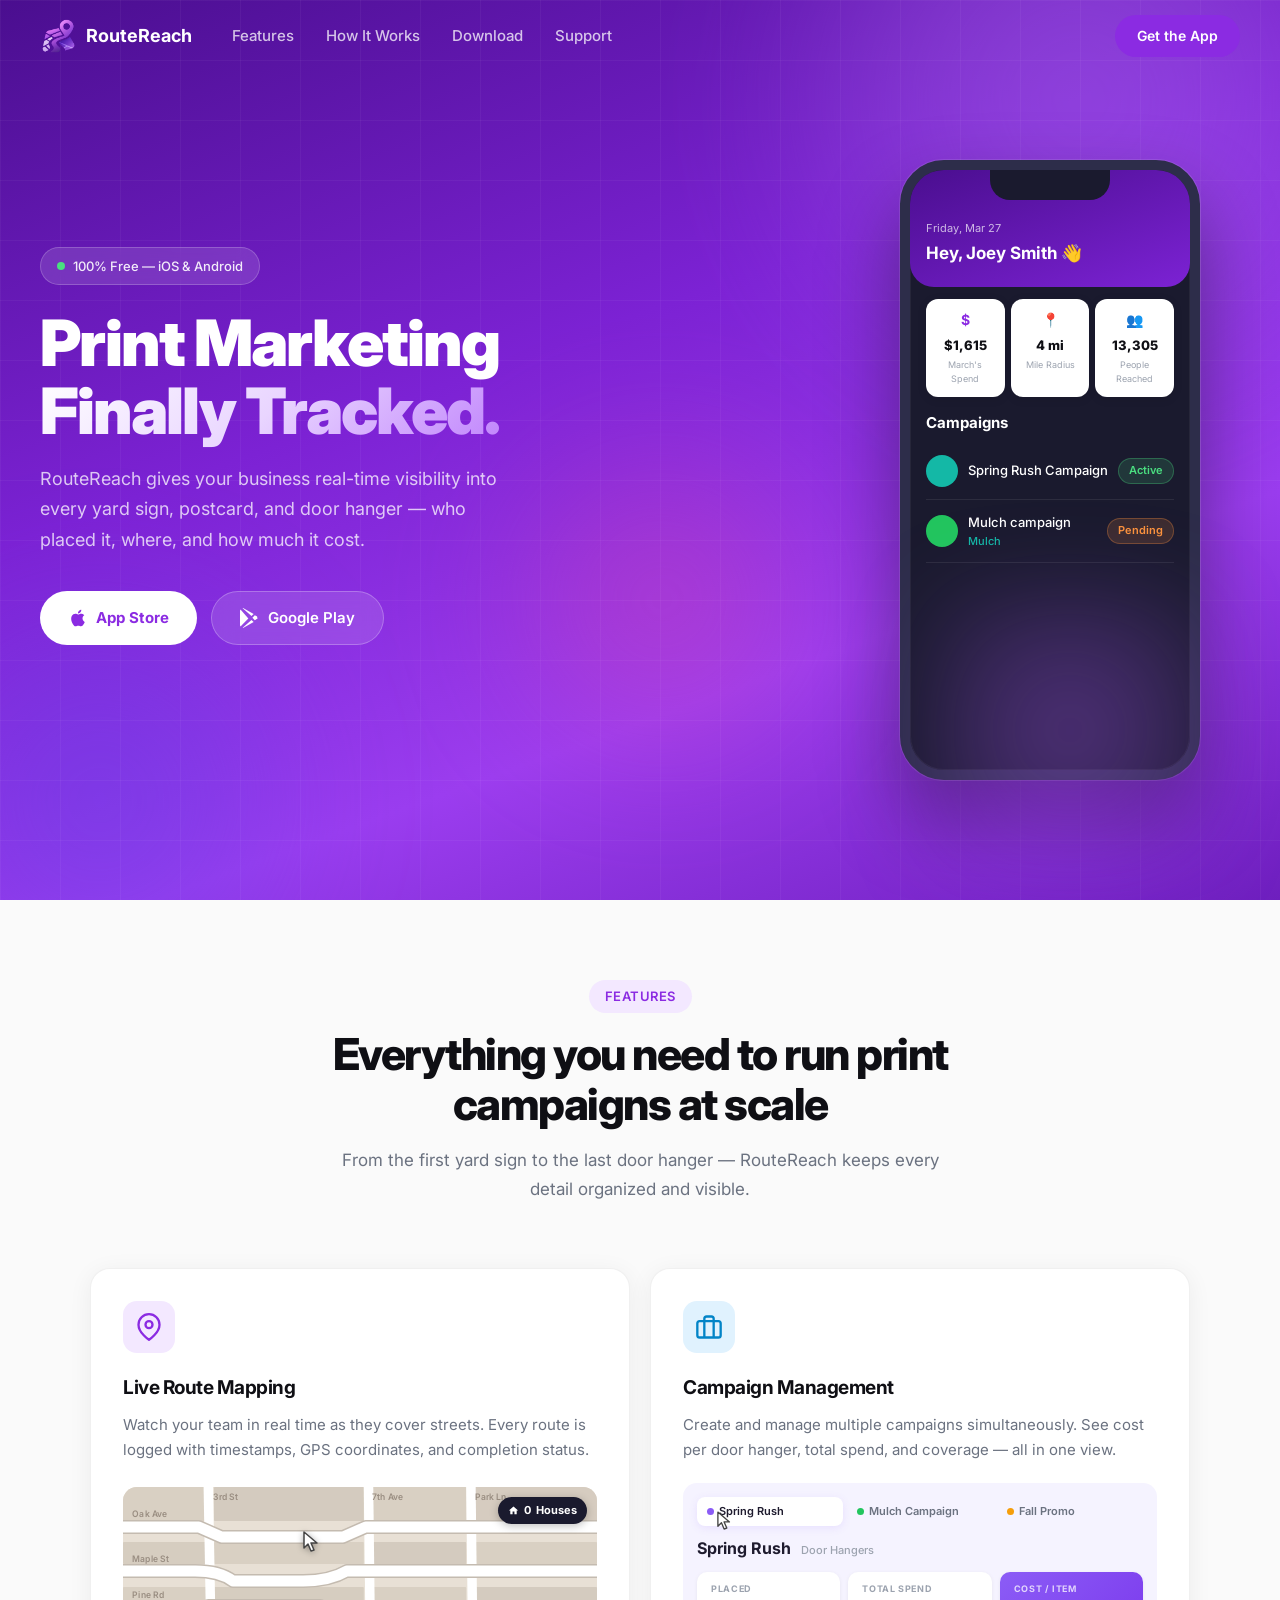
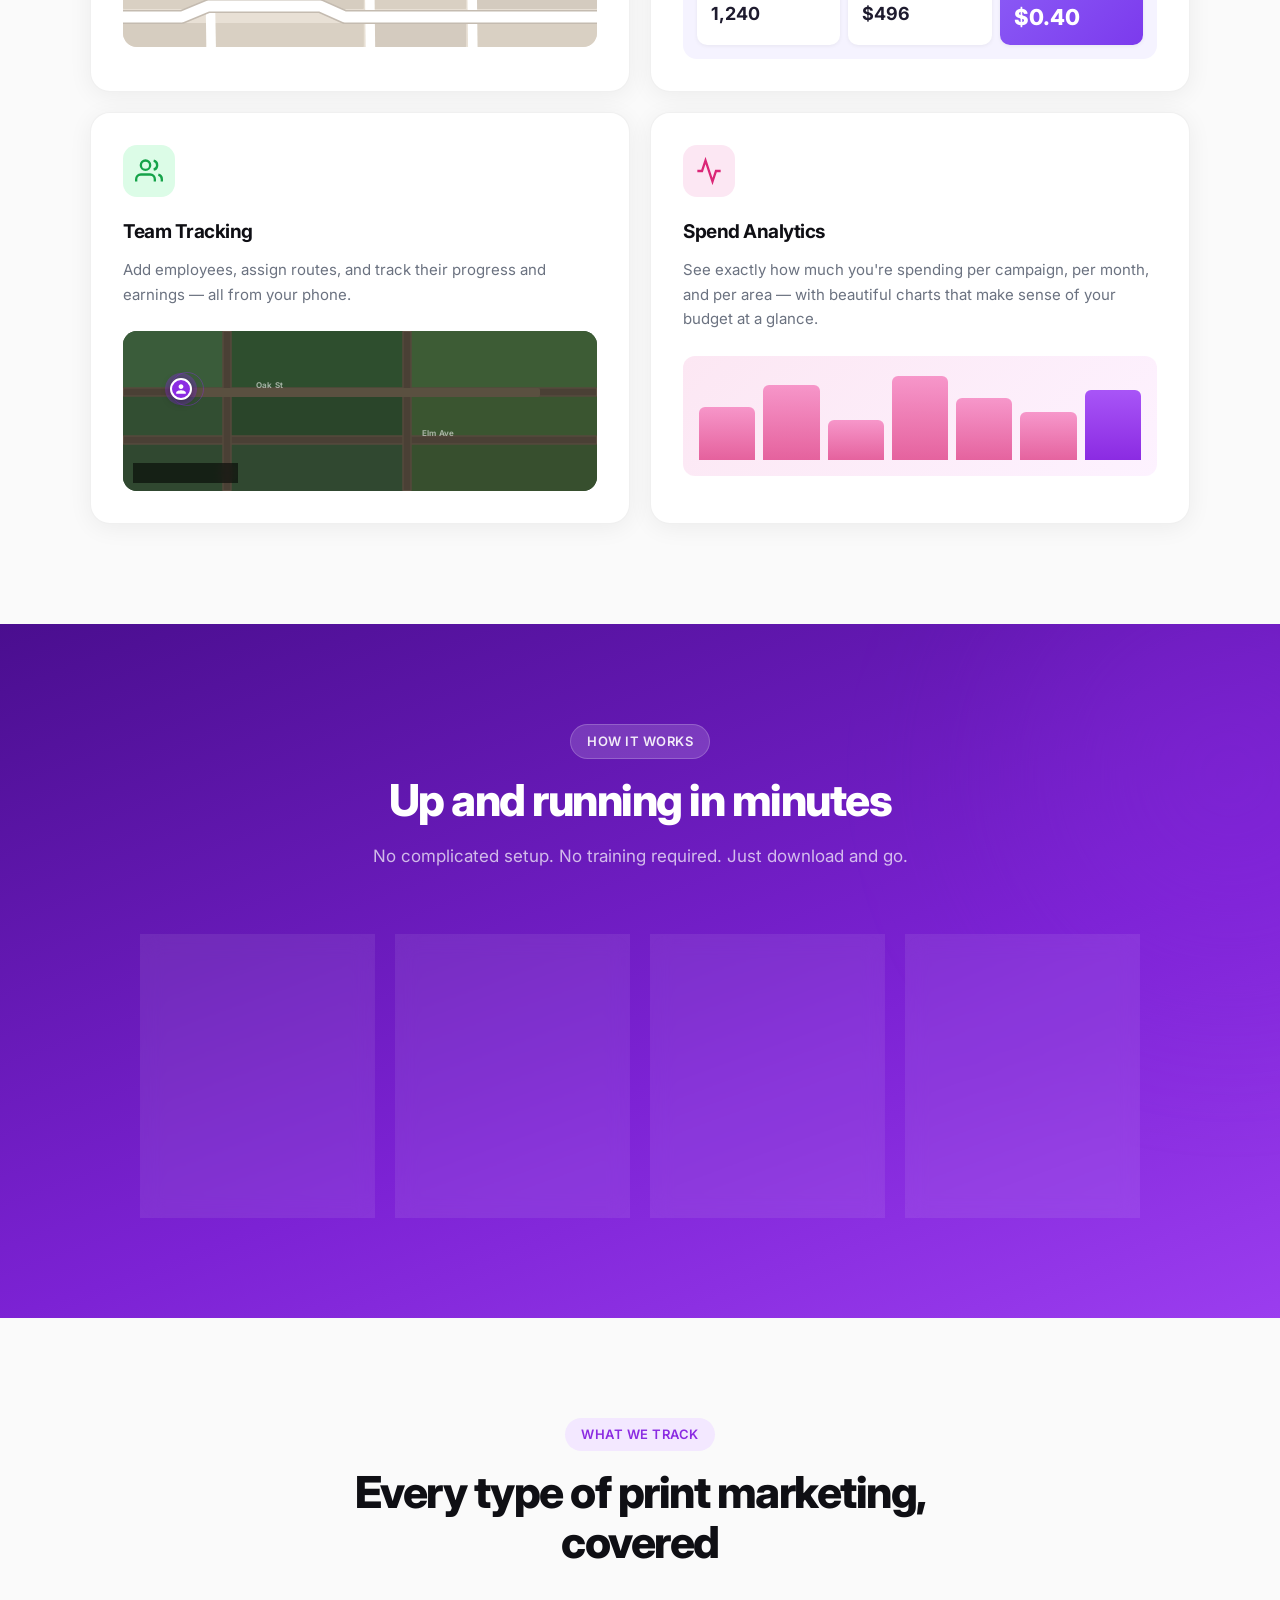
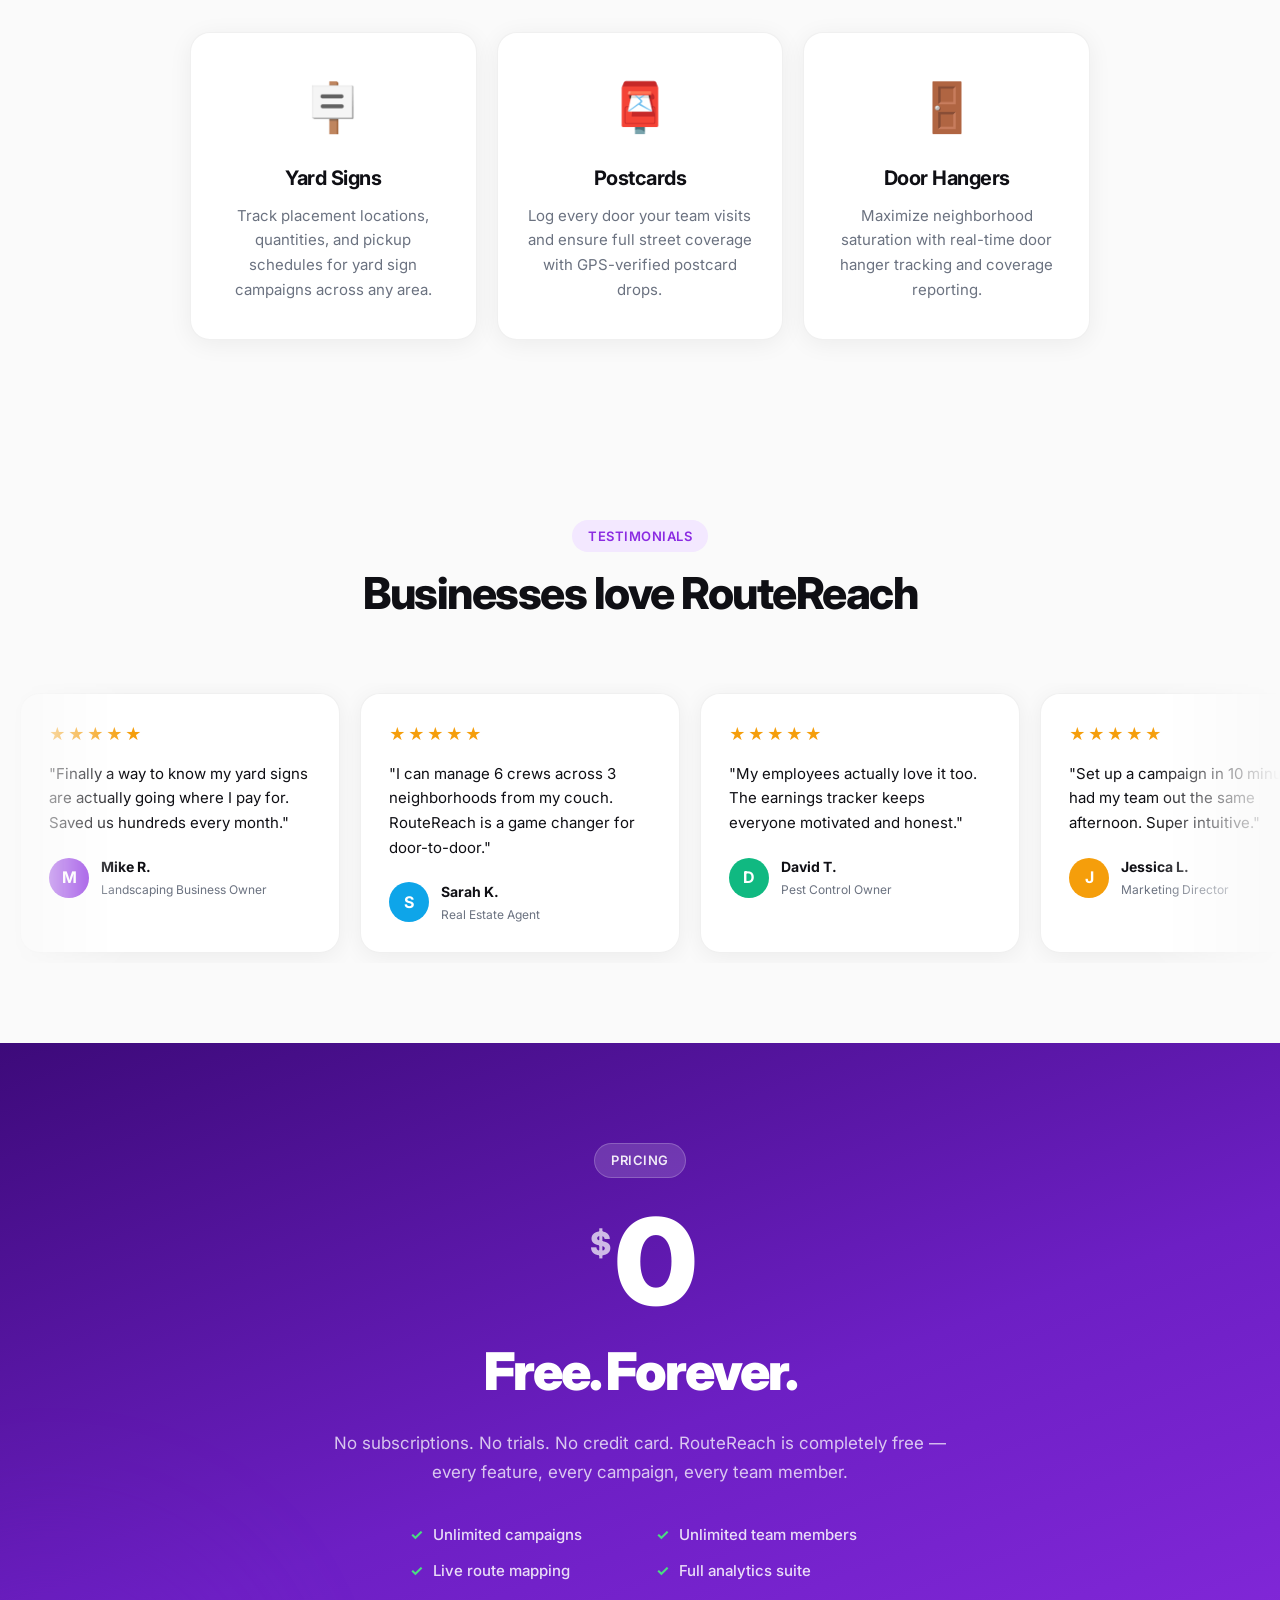
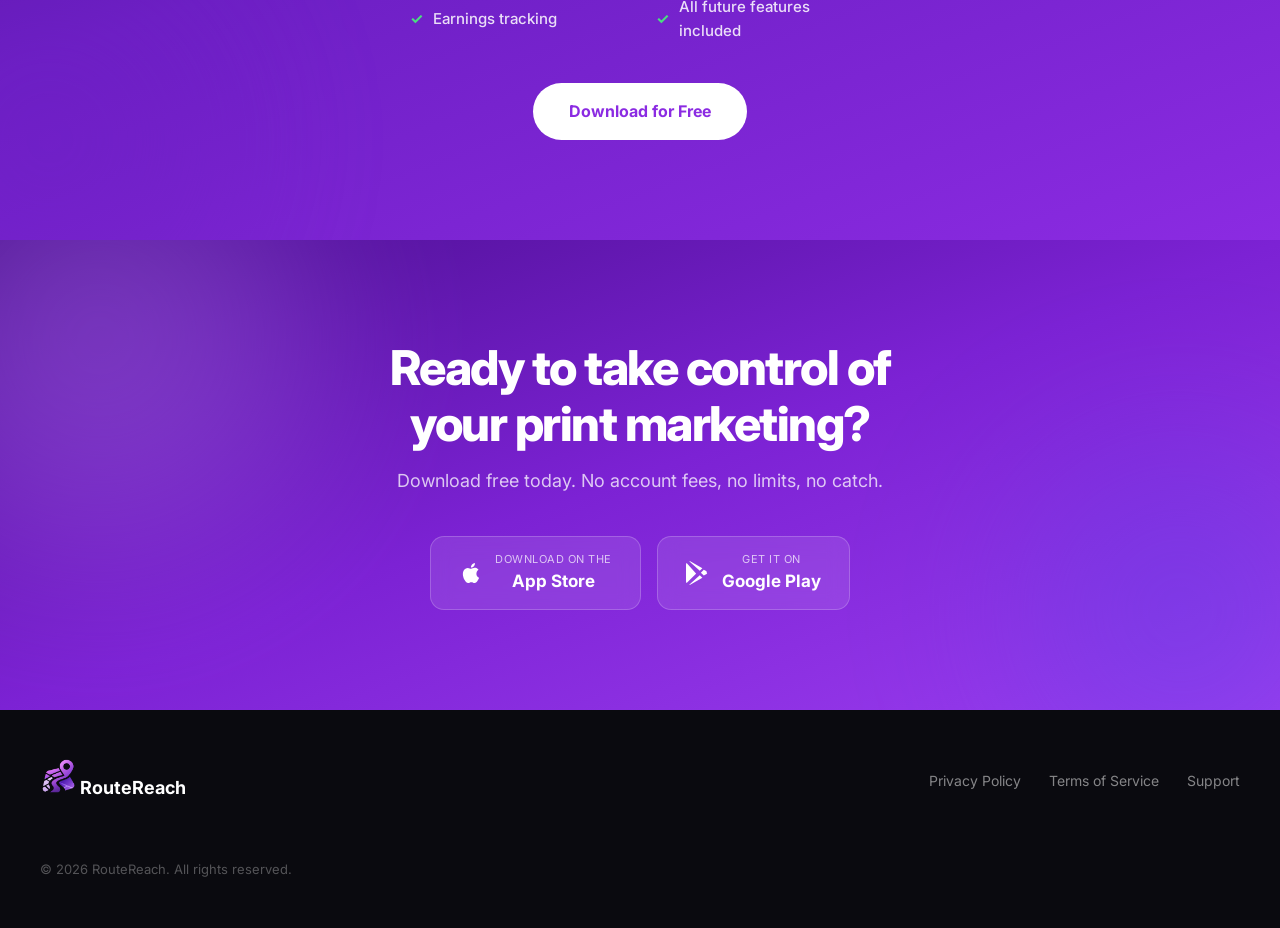
<file: index.html>
<!DOCTYPE html>
<html lang="en">
<head>
  <meta charset="UTF-8" />
  <meta name="viewport" content="width=device-width, initial-scale=1.0" />
  <title>RouteReach — Print Marketing, Tracked.</title>
  <link rel="preconnect" href="https://fonts.googleapis.com" />
  <link rel="preconnect" href="https://fonts.gstatic.com" crossorigin />
  <link href="https://fonts.googleapis.com/css2?family=Inter:wght@300;400;500;600;700;800;900&display=swap" rel="stylesheet" />
  <link rel="stylesheet" href="styles.css" />
</head>
<body>

  <!-- NAV -->
  <nav class="nav" id="nav">
    <div class="nav-inner">
      <div class="nav-logo">
        <img src="RouteReachLOGO.png" alt="RouteReach" class="logo-img" />
        <span class="logo-text">RouteReach</span>
      </div>
      <div class="nav-links">
        <a href="#features">Features</a>
        <a href="#how-it-works">How It Works</a>
        <a href="#download">Download</a>
        <a href="support.html">Support</a>
      </div>
      <div class="nav-cta">
        <a href="#download" class="btn-nav">Get the App</a>
      </div>
    </div>
  </nav>

  <!-- HERO -->
  <section class="hero" id="hero">
    <div class="hero-bg">
      <div class="orb orb-1"></div>
      <div class="orb orb-2"></div>
      <div class="orb orb-3"></div>
      <div class="grid-overlay"></div>
    </div>
    <div class="hero-content">
      <div class="hero-left">
        <div class="hero-badge reveal">
          <span class="badge-dot"></span>
          100% Free — iOS & Android
        </div>
        <h1 class="hero-title reveal">
          Print Marketing<br />
          <span class="gradient-text">Finally Tracked.</span>
        </h1>
        <p class="hero-sub reveal">
          RouteReach gives your business real-time visibility into every yard sign,
          postcard, and door hanger — who placed it, where, and how much it cost.
        </p>
        <div class="hero-buttons reveal">
          <a href="#download" class="btn-primary">
            <svg width="20" height="20" viewBox="0 0 24 24" fill="currentColor"><path d="M18.71 19.5c-.83 1.24-1.71 2.45-3.05 2.47-1.34.03-1.77-.79-3.29-.79-1.53 0-2 .77-3.27.82-1.31.05-2.3-1.32-3.14-2.53C4.25 17 2.94 12.45 4.7 9.39c.87-1.52 2.43-2.48 4.12-2.51 1.28-.02 2.5.87 3.29.87.78 0 2.26-1.07 3.8-.91.65.03 2.47.26 3.64 1.98-.09.06-2.17 1.28-2.15 3.81.03 3.02 2.65 4.03 2.68 4.04-.03.07-.42 1.44-1.38 2.83M13 3.5c.73-.83 1.94-1.46 2.94-1.5.13 1.17-.34 2.35-1.04 3.19-.69.85-1.83 1.51-2.95 1.42-.15-1.15.41-2.35 1.05-3.11z"/></svg>
            App Store
          </a>
          <a href="#download" class="btn-secondary">
            <svg width="20" height="20" viewBox="0 0 24 24" fill="currentColor"><path d="M3.18 23.76c.31.17.67.19 1.01.04l12.2-6.93-2.61-2.61-10.6 9.5zM.54 1.96C.2 2.34 0 2.9 0 3.63v16.74c0 .73.2 1.29.54 1.67l.09.08 9.38-9.38v-.22L.63 1.88l-.09.08zM20.54 10.27l-2.75-1.56-2.92 2.92 2.92 2.92 2.77-1.57c.79-.45.79-1.18-.02-1.71zM4.19.2L16.39 7.13l-2.61 2.61L3.18.24C3.52.09 3.88.11 4.19.2z"/></svg>
            Google Play
          </a>
        </div>
      </div>
      <div class="hero-phone reveal">
      <div class="phone-frame">
        <div class="phone-screen">
          <div class="phone-header">
            <span class="phone-date">Friday, Mar 27</span>
            <h3 class="phone-greeting">Hey, Joey Smith 👋</h3>
          </div>
          <div class="phone-cards">
            <div class="phone-card">
              <div class="phone-card-icon">$</div>
              <div class="phone-card-value">$1,615</div>
              <div class="phone-card-label">March's Spend</div>
            </div>
            <div class="phone-card">
              <div class="phone-card-icon">📍</div>
              <div class="phone-card-value">4 mi</div>
              <div class="phone-card-label">Mile Radius</div>
            </div>
            <div class="phone-card">
              <div class="phone-card-icon">👥</div>
              <div class="phone-card-value">13,305</div>
              <div class="phone-card-label">People Reached</div>
            </div>
          </div>
          <div class="phone-section-title">Campaigns</div>
          <div class="phone-campaign">
            <div class="phone-campaign-dot teal"></div>
            <span>Spring Rush Campaign</span>
            <span class="phone-badge active">Active</span>
          </div>
          <div class="phone-campaign">
            <div class="phone-campaign-dot green"></div>
            <div>
              <div>Mulch campaign</div>
              <div class="phone-campaign-sub">Mulch</div>
            </div>
            <span class="phone-badge pending">Pending</span>
          </div>
        </div>
        <div class="phone-notch"></div>
      </div>
      <div class="phone-glow"></div>
    </div>
    </div>
  </section>

  <!-- FEATURES -->
  <section class="features" id="features">
    <div class="section-header reveal">
      <div class="section-badge">Features</div>
      <h2>Everything you need to run print campaigns at scale</h2>
      <p>From the first yard sign to the last door hanger — RouteReach keeps every detail organized and visible.</p>
    </div>

    <div class="features-grid">

      <div class="feature-card reveal card-large">
        <div class="feature-icon-wrap purple">
          <svg width="28" height="28" viewBox="0 0 24 24" fill="none" stroke="currentColor" stroke-width="2"><path d="M21 10c0 7-9 13-9 13s-9-6-9-13a9 9 0 0118 0z"/><circle cx="12" cy="10" r="3"/></svg>
        </div>
        <h3>Live Route Mapping</h3>
        <p>Watch your team in real time as they cover streets. Every route is logged with timestamps, GPS coordinates, and completion status.</p>
        <!-- Click-to-select map animation -->
        <div class="click-map" id="clickMap">

          <svg class="road-svg" viewBox="0 0 500 160" preserveAspectRatio="none" xmlns="http://www.w3.org/2000/svg">
            <!-- City blocks row 1 -->
            <rect x="0"   y="0"  width="88"  height="34" fill="#d9d0c3" rx="1"/>
            <rect x="96"  y="0"  width="158" height="34" fill="#d4cbbf" rx="1"/>
            <rect x="262" y="0"  width="100" height="34" fill="#d9d0c3" rx="1"/>
            <rect x="370" y="0"  width="130" height="34" fill="#d6ccc0" rx="1"/>
            <!-- City blocks row 2 -->
            <rect x="0"   y="55" width="88"  height="22" fill="#d6cdc0" rx="1"/>
            <rect x="96"  y="55" width="158" height="22" fill="#d9d0c3" rx="1"/>
            <rect x="262" y="55" width="100" height="22" fill="#d4cbbf" rx="1"/>
            <rect x="370" y="55" width="130" height="22" fill="#d9d0c3" rx="1"/>
            <!-- City blocks row 3 -->
            <rect x="0"   y="100" width="88"  height="22" fill="#d9d0c3" rx="1"/>
            <rect x="96"  y="100" width="158" height="22" fill="#d6cdc0" rx="1"/>
            <rect x="262" y="100" width="100" height="22" fill="#d9d0c3" rx="1"/>
            <rect x="370" y="100" width="130" height="22" fill="#d4cbbf" rx="1"/>
            <!-- City blocks row 4 -->
            <rect x="0"   y="136" width="88"  height="24" fill="#d6cdc0" rx="1"/>
            <rect x="96"  y="136" width="158" height="24" fill="#d9d0c3" rx="1"/>
            <rect x="262" y="136" width="100" height="24" fill="#d4cbbf" rx="1"/>
            <rect x="370" y="136" width="130" height="24" fill="#d9d0c3" rx="1"/>

            <!-- Cross-streets (white) -->
            <line x1="90"  y1="0" x2="93"  y2="160" stroke="#fff" stroke-width="10"/>
            <line x1="259" y1="0" x2="261" y2="160" stroke="#fff" stroke-width="10"/>
            <line x1="367" y1="0" x2="369" y2="160" stroke="#fff" stroke-width="10"/>

            <!-- Road shadow/outline layer -->
            <path d="M -5,40 L 80,40 L 104,50 L 232,50 L 256,40 L 505,40"
                  fill="none" stroke="#c4bbb0" stroke-width="14" stroke-linecap="round" stroke-linejoin="round"/>
            <path d="M -5,84 L 76,84 Q 102,84 116,94 L 190,94 Q 218,94 236,84 L 505,84"
                  fill="none" stroke="#c4bbb0" stroke-width="14" stroke-linecap="round" stroke-linejoin="round"/>
            <path d="M -5,130 L 62,130 L 90,119 L 208,119 L 234,130 L 505,130"
                  fill="none" stroke="#c4bbb0" stroke-width="14" stroke-linecap="round" stroke-linejoin="round"/>

            <!-- Selectable roads — white base, green when .selected -->
            <path id="cmStreet0" class="cm-road"
                  d="M -5,40 L 80,40 L 104,50 L 232,50 L 256,40 L 505,40"/>
            <path id="cmStreet1" class="cm-road"
                  d="M -5,84 L 76,84 Q 102,84 116,94 L 190,94 Q 218,94 236,84 L 505,84"/>
            <path id="cmStreet2" class="cm-road"
                  d="M -5,130 L 62,130 L 90,119 L 208,119 L 234,130 L 505,130"/>

            <!-- Street name labels -->
            <text x="10" y="30"  class="road-label">Oak Ave</text>
            <text x="10" y="75"  class="road-label">Maple St</text>
            <text x="10" y="111" class="road-label">Pine Rd</text>
            <!-- Cross-street labels -->
            <text x="95"  y="13" class="road-label">3rd St</text>
            <text x="263" y="13" class="road-label">7th Ave</text>
            <text x="371" y="13" class="road-label">Park Ln</text>
          </svg>

          <!-- Cursor -->
          <div class="map-cursor" id="mapCursor">
            <svg width="18" height="22" viewBox="0 0 18 22" fill="none">
              <path d="M1 1L1 17L5 13L8 20L11 19L8 12L14 12Z" fill="white" stroke="#444" stroke-width="1.5" stroke-linejoin="round"/>
            </svg>
            <div class="cursor-ripple" id="cursorRipple"></div>
          </div>

          <!-- House counter top-right -->
          <div class="house-counter" id="houseCounter">
            <svg width="11" height="11" viewBox="0 0 24 24" fill="currentColor"><path d="M10 20v-6h4v6h5v-8h3L12 3 2 12h3v8z"/></svg>
            <span id="houseCountNum">0</span> Houses
          </div>

          <!-- Toast -->
          <div class="house-toast" id="houseToast">+32 houses</div>

        </div>
      </div>

      <div class="feature-card reveal card-large">
        <div class="feature-icon-wrap blue">
          <svg width="28" height="28" viewBox="0 0 24 24" fill="none" stroke="currentColor" stroke-width="2"><rect x="2" y="7" width="20" height="14" rx="2"/><path d="M16 21V5a2 2 0 00-2-2h-4a2 2 0 00-2 2v16"/></svg>
        </div>
        <h3>Campaign Management</h3>
        <p>Create and manage multiple campaigns simultaneously. See cost per door hanger, total spend, and coverage — all in one view.</p>
        <!-- Campaign switcher animation -->
        <div class="camp-demo" id="campDemo">
          <!-- Tab row -->
          <div class="camp-tabs">
            <div class="camp-tab selected" id="campItem0">
              <span class="camp-tab-dot" style="background:#8b5cf6"></span>
              Spring Rush
            </div>
            <div class="camp-tab" id="campItem1">
              <span class="camp-tab-dot" style="background:#22c55e"></span>
              Mulch Campaign
            </div>
            <div class="camp-tab" id="campItem2">
              <span class="camp-tab-dot" style="background:#f59e0b"></span>
              Fall Promo
            </div>
          </div>
          <!-- Detail body -->
          <div class="camp-body">
            <div class="camp-body-header">
              <span class="camp-body-name" id="campDetailName">Spring Rush</span>
              <span class="camp-body-type" id="campStatType">Door Hangers</span>
            </div>
            <div class="camp-stats-row">
              <div class="camp-stat-box">
                <div class="camp-stat-lbl">Placed</div>
                <div class="camp-stat-val" id="campStatPlaced">1,240</div>
              </div>
              <div class="camp-stat-box">
                <div class="camp-stat-lbl">Total Spend</div>
                <div class="camp-stat-val" id="campStatSpend">$496</div>
              </div>
              <div class="camp-stat-box camp-highlight-box">
                <div class="camp-stat-lbl">Cost / Item</div>
                <div class="camp-stat-val camp-highlight-val" id="campStatCost">$0.40</div>
              </div>
            </div>
          </div>
          <!-- Animated cursor -->
          <div class="camp-cursor" id="campCursor">
            <svg width="16" height="20" viewBox="0 0 18 22" fill="none">
              <path d="M1 1L1 17L5 13L8 20L11 19L8 12L14 12Z" fill="white" stroke="#444" stroke-width="1.5" stroke-linejoin="round"/>
            </svg>
            <div class="camp-ripple" id="campRipple"></div>
          </div>
        </div>
      </div>

      <div class="feature-card reveal card-large">
        <div class="feature-icon-wrap green">
          <svg width="28" height="28" viewBox="0 0 24 24" fill="none" stroke="currentColor" stroke-width="2"><path d="M17 21v-2a4 4 0 00-4-4H5a4 4 0 00-4 4v2"/><circle cx="9" cy="7" r="4"/><path d="M23 21v-2a4 4 0 00-3-3.87M16 3.13a4 4 0 010 7.75"/></svg>
        </div>
        <h3>Team Tracking</h3>
        <p>Add employees, assign routes, and track their progress and earnings — all from your phone.</p>
        <!-- Walker animation (reused from route mapping) -->
        <div class="live-map">
          <div class="sat-block sb-1"></div>
          <div class="sat-block sb-2"></div>
          <div class="sat-block sb-3"></div>
          <div class="sat-block sb-4"></div>
          <div class="sat-block sb-5"></div>
          <div class="sat-block sb-6"></div>
          <div class="sat-block sb-7"></div>
          <div class="sat-block sb-8"></div>
          <div class="sat-street sat-h" style="top:38%"></div>
          <div class="sat-street sat-h" style="top:68%"></div>
          <div class="sat-street sat-v" style="left:22%"></div>
          <div class="sat-street sat-v" style="left:60%"></div>
          <div class="sat-label" style="top:30%; left:28%">Oak St</div>
          <div class="sat-label" style="top:60%; left:63%">Elm Ave</div>
          <div class="active-street">
            <div class="street-complete-fill"></div>
          </div>
          <div class="emp-walker">
            <div class="walker-avatar">
              <svg width="12" height="12" viewBox="0 0 24 24" fill="white"><path d="M12 12c2.7 0 4.8-2.1 4.8-4.8S14.7 2.4 12 2.4 7.2 4.5 7.2 7.2 9.3 12 12 12zm0 2.4c-3.2 0-9.6 1.6-9.6 4.8v2.4h19.2v-2.4c0-3.2-6.4-4.8-9.6-4.8z"/></svg>
            </div>
            <div class="walker-pulse"></div>
          </div>
          <div class="complete-badge">
            <svg width="12" height="12" viewBox="0 0 24 24" fill="none" stroke="currentColor" stroke-width="3"><polyline points="20 6 9 17 4 12"/></svg>
            Complete
          </div>
          <div class="gps-ring"></div>
          <div class="map-stat-overlay">
            <div class="map-stat-row">
              <span class="map-stat-dot"></span>
              <span class="map-stat-text">Marcus R. · Active</span>
            </div>
          </div>
        </div>
      </div>

      <div class="feature-card reveal card-large card-right">
        <div class="feature-icon-wrap pink">
          <svg width="28" height="28" viewBox="0 0 24 24" fill="none" stroke="currentColor" stroke-width="2"><polyline points="22 12 18 12 15 21 9 3 6 12 2 12"/></svg>
        </div>
        <h3>Spend Analytics</h3>
        <p>See exactly how much you're spending per campaign, per month, and per area — with beautiful charts that make sense of your budget at a glance.</p>
        <div class="feature-visual chart-visual">
          <div class="chart-bar" style="height:60%"></div>
          <div class="chart-bar" style="height:85%"></div>
          <div class="chart-bar" style="height:45%"></div>
          <div class="chart-bar" style="height:95%"></div>
          <div class="chart-bar" style="height:70%"></div>
          <div class="chart-bar" style="height:55%"></div>
          <div class="chart-bar active" style="height:80%"></div>
        </div>
      </div>

    </div>
  </section>

  <!-- HOW IT WORKS -->
  <section class="how-it-works" id="how-it-works">
    <div class="hiw-bg">
      <div class="orb orb-4"></div>
    </div>
    <div class="section-header reveal">
      <div class="section-badge light">How It Works</div>
      <h2>Up and running in minutes</h2>
      <p>No complicated setup. No training required. Just download and go.</p>
    </div>

    <div class="steps-grid">
      <div class="step-card reveal">
        <div class="step-num-badge">01</div>
        <h3>Create your campaign</h3>
        <p>Name your campaign, set your area radius, choose your marketing type — yard signs, postcards, or door hangers.</p>
      </div>
      <div class="step-card reveal">
        <div class="step-num-badge">02</div>
        <h3>Add your team</h3>
        <p>Invite employees or contractors. They download the app, accept the invite, and they're ready to go.</p>
      </div>
      <div class="step-card reveal">
        <div class="step-num-badge">03</div>
        <h3>Launch & track live</h3>
        <p>Hit launch. Watch your team cover streets in real time. Every placement is logged automatically.</p>
      </div>
      <div class="step-card reveal">
        <div class="step-num-badge">04</div>
        <h3>Review & pay your team</h3>
        <p>See every street that's done, how many pieces were placed, and what each team member earned.</p>
      </div>
    </div>
  </section>

  <!-- MARKETING TYPES -->
  <section class="types-section">
    <div class="section-header reveal">
      <div class="section-badge">What We Track</div>
      <h2>Every type of print marketing, covered</h2>
    </div>
    <div class="types-grid">
      <div class="type-card reveal">
        <div class="type-emoji">🪧</div>
        <h3>Yard Signs</h3>
        <p>Track placement locations, quantities, and pickup schedules for yard sign campaigns across any area.</p>
      </div>
      <div class="type-card reveal">
        <div class="type-emoji">📮</div>
        <h3>Postcards</h3>
        <p>Log every door your team visits and ensure full street coverage with GPS-verified postcard drops.</p>
      </div>
      <div class="type-card reveal">
        <div class="type-emoji">🚪</div>
        <h3>Door Hangers</h3>
        <p>Maximize neighborhood saturation with real-time door hanger tracking and coverage reporting.</p>
      </div>
    </div>
  </section>

  <!-- SOCIAL PROOF -->
  <section class="social-proof">
    <div class="section-header reveal">
      <div class="section-badge">Testimonials</div>
      <h2>Businesses love RouteReach</h2>
    </div>
    <div class="testimonials-track">
      <div class="testimonials-inner">
        <div class="testimonial">
          <div class="testimonial-stars">★★★★★</div>
          <p>"Finally a way to know my yard signs are actually going where I pay for. Saved us hundreds every month."</p>
          <div class="testimonial-author">
            <div class="author-avatar" style="background:#8B2BE2">M</div>
            <div>
              <div class="author-name">Mike R.</div>
              <div class="author-role">Landscaping Business Owner</div>
            </div>
          </div>
        </div>
        <div class="testimonial">
          <div class="testimonial-stars">★★★★★</div>
          <p>"I can manage 6 crews across 3 neighborhoods from my couch. RouteReach is a game changer for door-to-door."</p>
          <div class="testimonial-author">
            <div class="author-avatar" style="background:#0ea5e9">S</div>
            <div>
              <div class="author-name">Sarah K.</div>
              <div class="author-role">Real Estate Agent</div>
            </div>
          </div>
        </div>
        <div class="testimonial">
          <div class="testimonial-stars">★★★★★</div>
          <p>"My employees actually love it too. The earnings tracker keeps everyone motivated and honest."</p>
          <div class="testimonial-author">
            <div class="author-avatar" style="background:#10b981">D</div>
            <div>
              <div class="author-name">David T.</div>
              <div class="author-role">Pest Control Owner</div>
            </div>
          </div>
        </div>
        <div class="testimonial">
          <div class="testimonial-stars">★★★★★</div>
          <p>"Set up a campaign in 10 minutes, had my team out the same afternoon. Super intuitive."</p>
          <div class="testimonial-author">
            <div class="author-avatar" style="background:#f59e0b">J</div>
            <div>
              <div class="author-name">Jessica L.</div>
              <div class="author-role">Marketing Director</div>
            </div>
          </div>
        </div>
        <div class="testimonial">
          <div class="testimonial-stars">★★★★★</div>
          <p>"The spend analytics alone is worth it. I cut our wasted budget by 30% in the first month."</p>
          <div class="testimonial-author">
            <div class="author-avatar" style="background:#ef4444">C</div>
            <div>
              <div class="author-name">Carlos M.</div>
              <div class="author-role">Home Services Franchise</div>
            </div>
          </div>
        </div>
        <!-- duplicate for loop -->
        <div class="testimonial">
          <div class="testimonial-stars">★★★★★</div>
          <p>"Finally a way to know my yard signs are actually going where I pay for. Saved us hundreds every month."</p>
          <div class="testimonial-author">
            <div class="author-avatar" style="background:#8B2BE2">M</div>
            <div>
              <div class="author-name">Mike R.</div>
              <div class="author-role">Landscaping Business Owner</div>
            </div>
          </div>
        </div>
        <div class="testimonial">
          <div class="testimonial-stars">★★★★★</div>
          <p>"I can manage 6 crews across 3 neighborhoods from my couch. RouteReach is a game changer for door-to-door."</p>
          <div class="testimonial-author">
            <div class="author-avatar" style="background:#0ea5e9">S</div>
            <div>
              <div class="author-name">Sarah K.</div>
              <div class="author-role">Real Estate Agent</div>
            </div>
          </div>
        </div>
        <div class="testimonial">
          <div class="testimonial-stars">★★★★★</div>
          <p>"My employees actually love it too. The earnings tracker keeps everyone motivated and honest."</p>
          <div class="testimonial-author">
            <div class="author-avatar" style="background:#10b981">D</div>
            <div>
              <div class="author-name">David T.</div>
              <div class="author-role">Pest Control Owner</div>
            </div>
          </div>
        </div>
      </div>
    </div>
  </section>

  <!-- FREE FOREVER -->
  <section class="free-section" id="pricing">
    <div class="free-bg">
      <div class="orb orb-5"></div>
    </div>
    <div class="free-inner">
      <div class="free-tag reveal">Pricing</div>
      <div class="free-price-display reveal">
        <span class="free-dollar">$</span>
        <span class="free-zero">0</span>
      </div>
      <h2 class="free-headline reveal">Free. Forever.</h2>
      <p class="free-sub reveal">No subscriptions. No trials. No credit card. RouteReach is completely free — every feature, every campaign, every team member.</p>
      <div class="free-perks reveal">
        <div class="free-perk"><span class="check">✓</span> Unlimited campaigns</div>
        <div class="free-perk"><span class="check">✓</span> Unlimited team members</div>
        <div class="free-perk"><span class="check">✓</span> Live route mapping</div>
        <div class="free-perk"><span class="check">✓</span> Full analytics suite</div>
        <div class="free-perk"><span class="check">✓</span> Earnings tracking</div>
        <div class="free-perk"><span class="check">✓</span> All future features included</div>
      </div>
      <a href="#download" class="btn-primary free-cta reveal">Download for Free</a>
    </div>
  </section>

  <!-- DOWNLOAD CTA -->
  <section class="download-cta" id="download">
    <div class="cta-bg">
      <div class="orb orb-6"></div>
      <div class="orb orb-7"></div>
    </div>
    <div class="cta-content reveal">
      <h2>Ready to take control of your print marketing?</h2>
      <p>Download free today. No account fees, no limits, no catch.</p>
      <div class="cta-buttons">
        <a href="#" class="btn-store">
          <svg width="24" height="24" viewBox="0 0 24 24" fill="currentColor"><path d="M18.71 19.5c-.83 1.24-1.71 2.45-3.05 2.47-1.34.03-1.77-.79-3.29-.79-1.53 0-2 .77-3.27.82-1.31.05-2.3-1.32-3.14-2.53C4.25 17 2.94 12.45 4.7 9.39c.87-1.52 2.43-2.48 4.12-2.51 1.28-.02 2.5.87 3.29.87.78 0 2.26-1.07 3.8-.91.65.03 2.47.26 3.64 1.98-.09.06-2.17 1.28-2.15 3.81.03 3.02 2.65 4.03 2.68 4.04-.03.07-.42 1.44-1.38 2.83M13 3.5c.73-.83 1.94-1.46 2.94-1.5.13 1.17-.34 2.35-1.04 3.19-.69.85-1.83 1.51-2.95 1.42-.15-1.15.41-2.35 1.05-3.11z"/></svg>
          <div>
            <div class="store-sub">Download on the</div>
            <div class="store-name">App Store</div>
          </div>
        </a>
        <a href="#" class="btn-store">
          <svg width="24" height="24" viewBox="0 0 24 24" fill="currentColor"><path d="M3.18 23.76c.31.17.67.19 1.01.04l12.2-6.93-2.61-2.61-10.6 9.5zM.54 1.96C.2 2.34 0 2.9 0 3.63v16.74c0 .73.2 1.29.54 1.67l.09.08 9.38-9.38v-.22L.63 1.88l-.09.08zM20.54 10.27l-2.75-1.56-2.92 2.92 2.92 2.92 2.77-1.57c.79-.45.79-1.18-.02-1.71zM4.19.2L16.39 7.13l-2.61 2.61L3.18.24C3.52.09 3.88.11 4.19.2z"/></svg>
          <div>
            <div class="store-sub">Get it on</div>
            <div class="store-name">Google Play</div>
          </div>
        </a>
      </div>
    </div>
  </section>

  <!-- FOOTER -->
  <footer class="footer">
    <div class="footer-inner">
      <div class="footer-logo">
        <img src="RouteReachLOGO.png" alt="RouteReach" class="logo-img" />
        <span class="logo-text">RouteReach</span>
      </div>
      <div class="footer-links">
        <a href="privacy.html">Privacy Policy</a>
        <a href="terms.html">Terms of Service</a>
        <a href="support.html">Support</a>
      </div>
      <div class="footer-copy">© 2026 RouteReach. All rights reserved.</div>
    </div>
  </footer>

  <script src="script.js"></script>
</body>
</html>
</file>
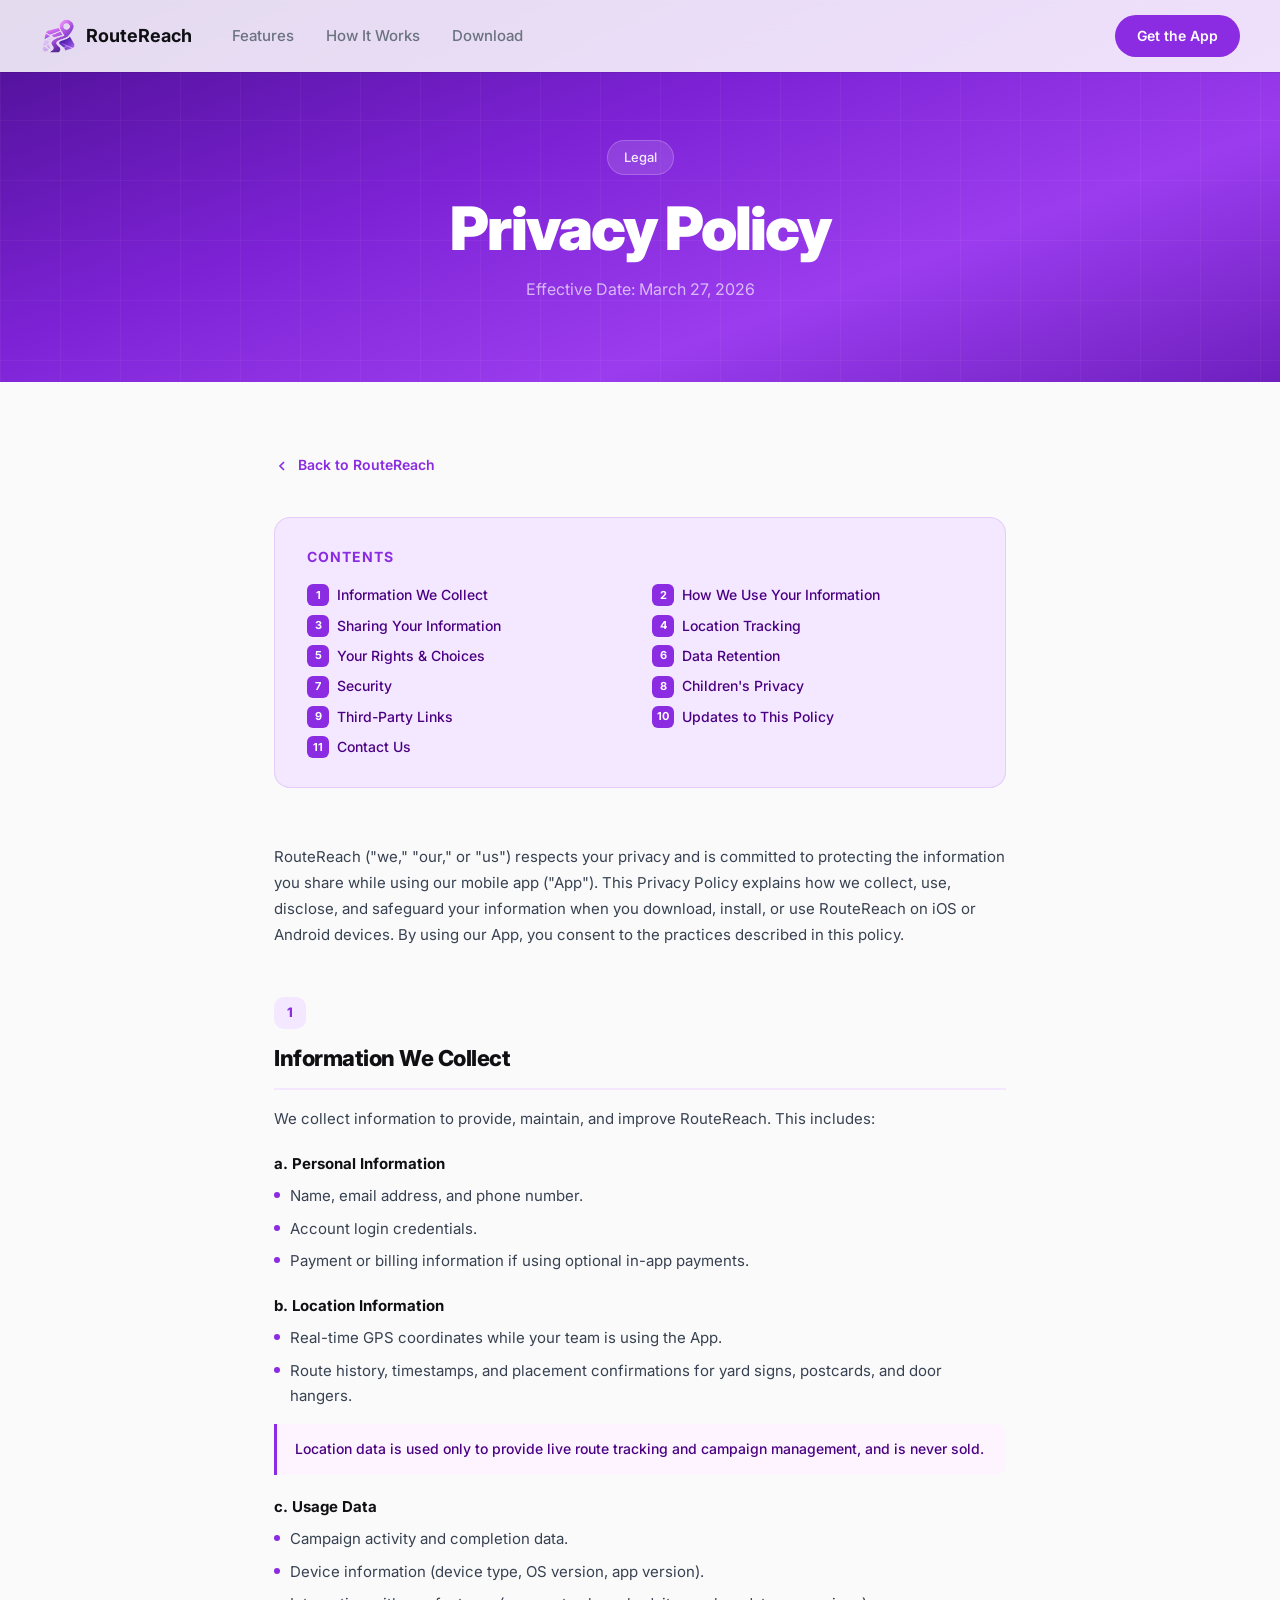
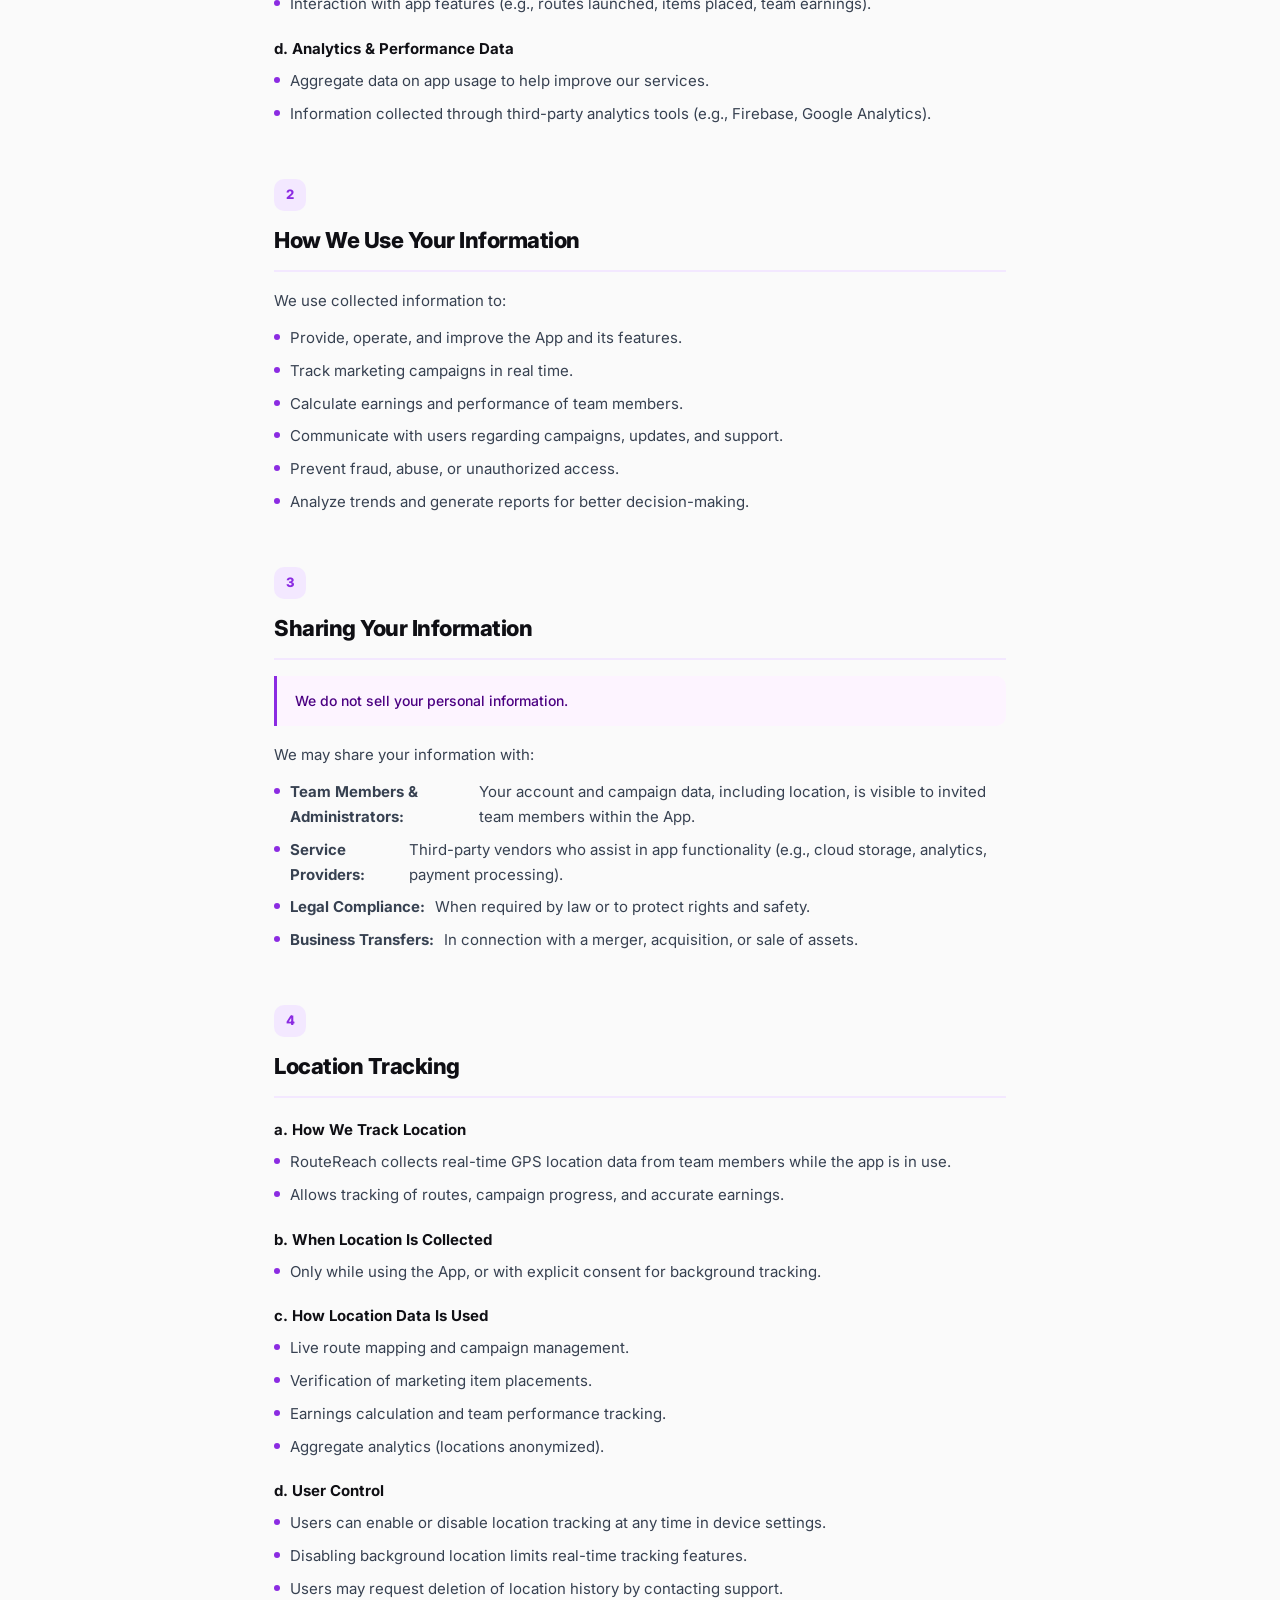
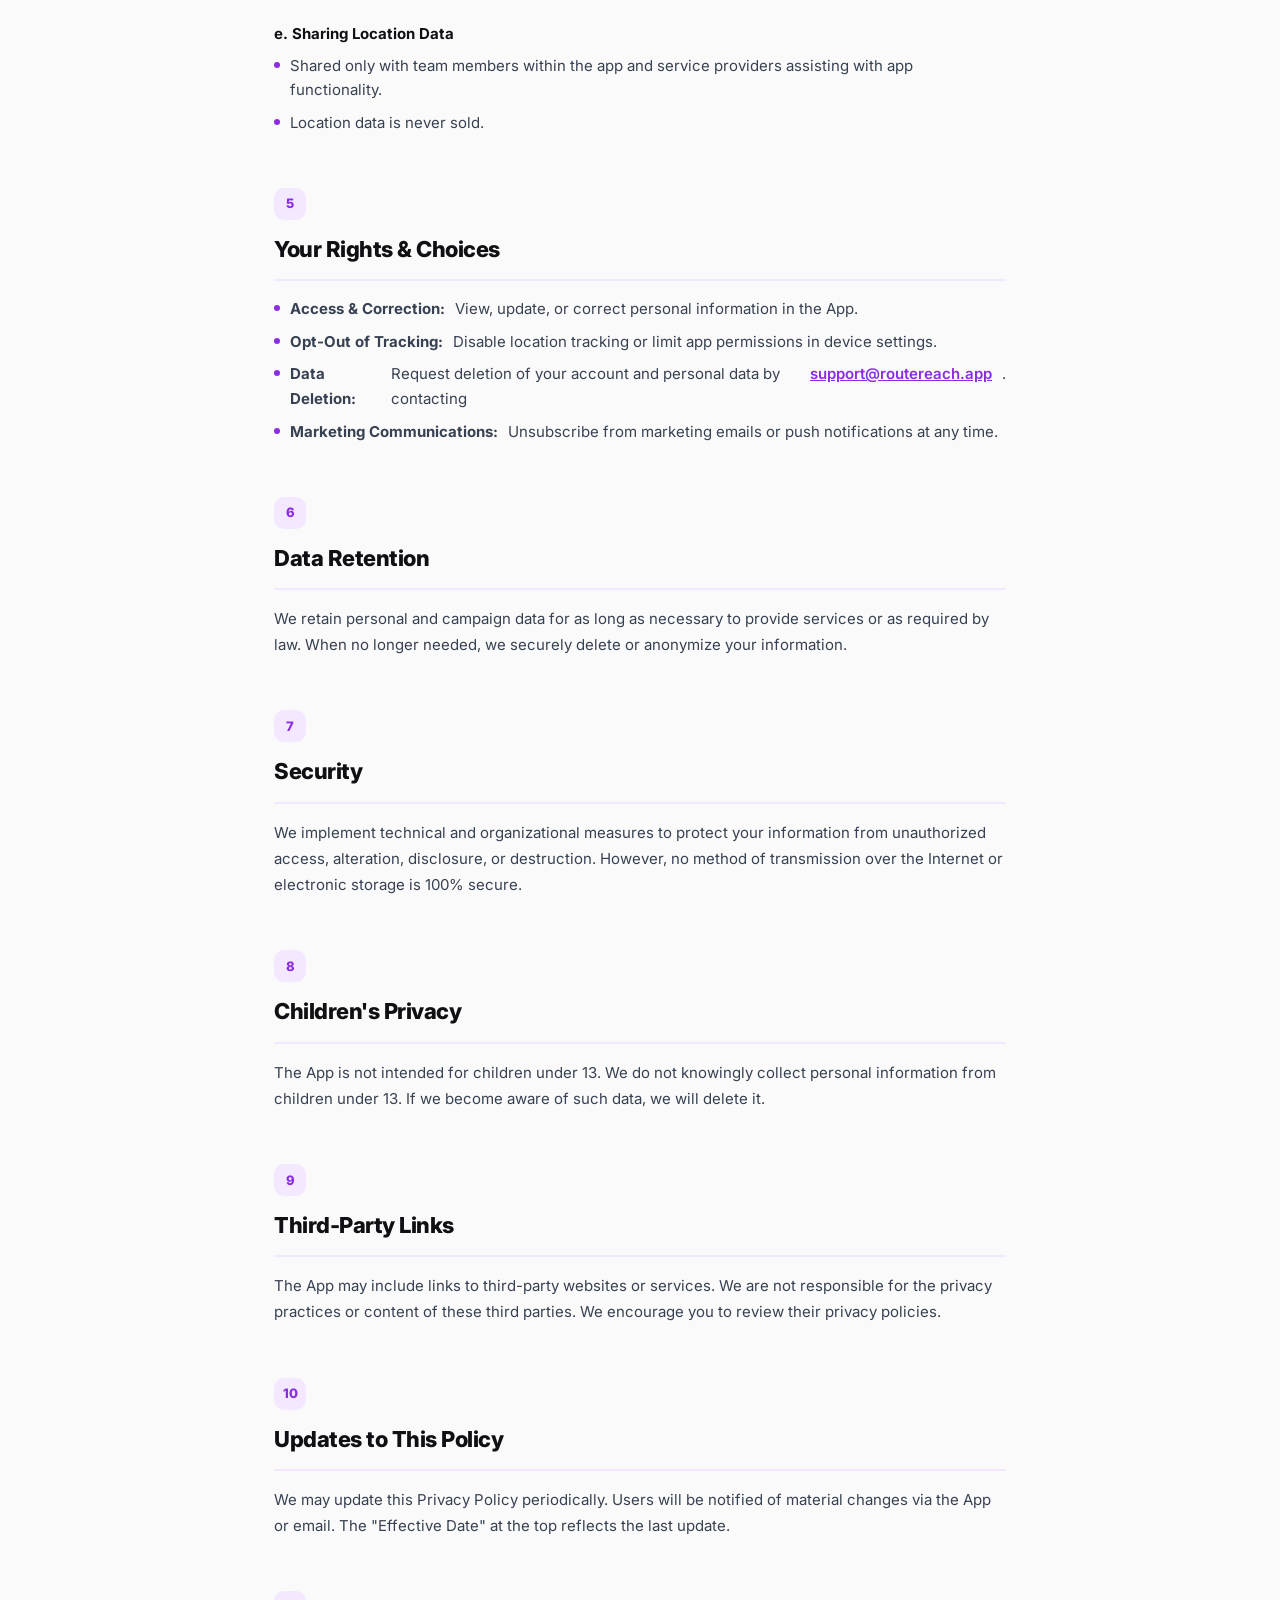
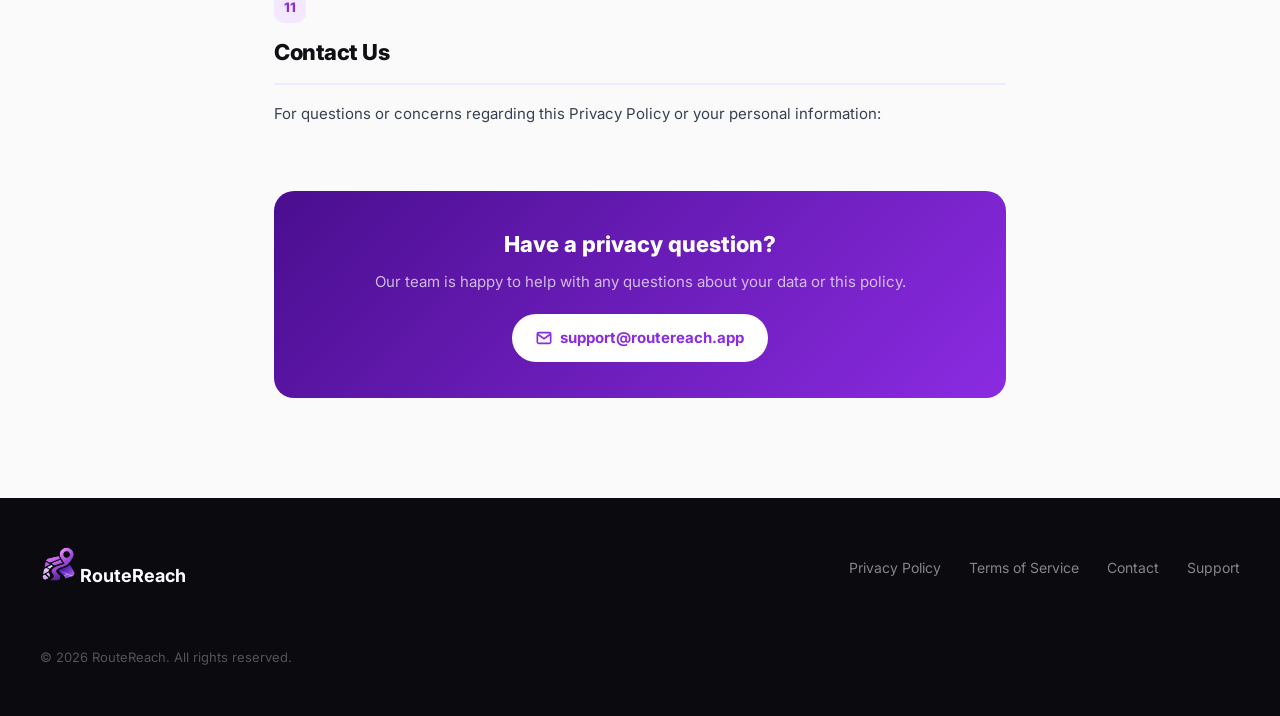
<file: privacy.html>
<!DOCTYPE html>
<html lang="en">
<head>
  <meta charset="UTF-8" />
  <meta name="viewport" content="width=device-width, initial-scale=1.0" />
  <title>Privacy Policy — RouteReach</title>
  <link rel="preconnect" href="https://fonts.googleapis.com" />
  <link rel="preconnect" href="https://fonts.gstatic.com" crossorigin />
  <link href="https://fonts.googleapis.com/css2?family=Inter:wght@300;400;500;600;700;800;900&display=swap" rel="stylesheet" />
  <link rel="stylesheet" href="styles.css" />
  <style>
    .privacy-hero {
      background: linear-gradient(160deg, #4a0e8f 0%, #7c22d4 40%, #9b3def 70%, #6e1fbe 100%);
      padding: 140px 24px 80px;
      text-align: center;
      position: relative;
      overflow: hidden;
    }

    .privacy-hero::before {
      content: '';
      position: absolute;
      inset: 0;
      background-image:
        linear-gradient(rgba(255,255,255,0.04) 1px, transparent 1px),
        linear-gradient(90deg, rgba(255,255,255,0.04) 1px, transparent 1px);
      background-size: 60px 60px;
    }

    .privacy-hero-inner {
      position: relative;
      z-index: 1;
      max-width: 700px;
      margin: 0 auto;
    }

    .privacy-hero-badge {
      display: inline-flex;
      align-items: center;
      gap: 8px;
      background: rgba(255,255,255,0.12);
      border: 1px solid rgba(255,255,255,0.2);
      border-radius: 100px;
      padding: 6px 16px;
      font-size: 13px;
      font-weight: 500;
      color: rgba(255,255,255,0.9);
      margin-bottom: 20px;
    }

    .privacy-hero h1 {
      font-size: clamp(36px, 5vw, 60px);
      font-weight: 900;
      color: white;
      letter-spacing: -2px;
      line-height: 1.1;
      margin-bottom: 16px;
    }

    .privacy-hero p {
      font-size: 16px;
      color: rgba(255,255,255,0.65);
    }

    .privacy-body {
      max-width: 780px;
      margin: 0 auto;
      padding: 72px 24px 100px;
    }

    .privacy-toc {
      background: #f3e8ff;
      border: 1px solid rgba(139,43,226,0.15);
      border-radius: 16px;
      padding: 28px 32px;
      margin-bottom: 56px;
    }

    .privacy-toc h2 {
      font-size: 14px;
      font-weight: 700;
      text-transform: uppercase;
      letter-spacing: 1px;
      color: var(--purple);
      margin-bottom: 16px;
    }

    .privacy-toc ol {
      list-style: none;
      counter-reset: toc;
      display: grid;
      grid-template-columns: 1fr 1fr;
      gap: 8px 24px;
    }

    .privacy-toc li {
      counter-increment: toc;
      display: flex;
      align-items: center;
      gap: 8px;
    }

    .privacy-toc li::before {
      content: counter(toc);
      width: 22px;
      height: 22px;
      border-radius: 6px;
      background: var(--purple);
      color: white;
      font-size: 11px;
      font-weight: 700;
      display: flex;
      align-items: center;
      justify-content: center;
      flex-shrink: 0;
    }

    .privacy-toc a {
      font-size: 14px;
      color: #4b0082;
      font-weight: 500;
      text-decoration: none;
      transition: color 0.2s;
    }

    .privacy-toc a:hover {
      color: var(--purple);
      text-decoration: underline;
    }

    .privacy-section {
      margin-bottom: 52px;
      scroll-margin-top: 100px;
    }

    .privacy-section-num {
      display: inline-flex;
      align-items: center;
      justify-content: center;
      width: 32px;
      height: 32px;
      border-radius: 10px;
      background: var(--purple-pale);
      color: var(--purple);
      font-size: 13px;
      font-weight: 800;
      margin-bottom: 12px;
    }

    .privacy-section h2 {
      font-size: 22px;
      font-weight: 800;
      color: var(--text);
      letter-spacing: -0.5px;
      margin-bottom: 16px;
      padding-bottom: 12px;
      border-bottom: 2px solid var(--purple-pale);
    }

    .privacy-section h3 {
      font-size: 15px;
      font-weight: 700;
      color: var(--text);
      margin: 20px 0 8px;
    }

    .privacy-section p {
      font-size: 15px;
      color: #374151;
      line-height: 1.75;
      margin-bottom: 12px;
    }

    .privacy-section ul {
      list-style: none;
      display: flex;
      flex-direction: column;
      gap: 8px;
      margin-bottom: 12px;
    }

    .privacy-section ul li {
      display: flex;
      align-items: flex-start;
      gap: 10px;
      font-size: 15px;
      color: #374151;
      line-height: 1.65;
    }

    .privacy-section ul li::before {
      content: '';
      width: 6px;
      height: 6px;
      border-radius: 50%;
      background: var(--purple);
      flex-shrink: 0;
      margin-top: 8px;
    }

    .privacy-highlight {
      background: #fdf4ff;
      border-left: 3px solid var(--purple);
      border-radius: 0 10px 10px 0;
      padding: 14px 18px;
      margin: 16px 0;
      font-size: 14px;
      color: #4b0082;
      font-weight: 500;
      line-height: 1.6;
    }

    .privacy-contact-card {
      background: linear-gradient(135deg, #4a0e8f, #8B2BE2);
      border-radius: 20px;
      padding: 36px;
      text-align: center;
      margin-top: 64px;
    }

    .privacy-contact-card h3 {
      font-size: 22px;
      font-weight: 800;
      color: white;
      margin-bottom: 8px;
    }

    .privacy-contact-card p {
      font-size: 15px;
      color: rgba(255,255,255,0.7);
      margin-bottom: 20px;
    }

    .privacy-contact-card a.email-link {
      display: inline-flex;
      align-items: center;
      gap: 8px;
      background: white;
      color: var(--purple);
      font-size: 15px;
      font-weight: 700;
      padding: 12px 24px;
      border-radius: 100px;
      text-decoration: none;
      transition: transform 0.2s, box-shadow 0.2s;
    }

    .privacy-contact-card a.email-link:hover {
      transform: translateY(-2px);
      box-shadow: 0 8px 24px rgba(255,255,255,0.2);
    }

    .back-link {
      display: inline-flex;
      align-items: center;
      gap: 8px;
      font-size: 14px;
      font-weight: 600;
      color: var(--purple);
      text-decoration: none;
      margin-bottom: 40px;
      transition: gap 0.2s;
    }

    .back-link:hover { gap: 12px; }

    @media (max-width: 600px) {
      .privacy-toc ol {
        grid-template-columns: 1fr;
      }
    }
  </style>
</head>
<body>

  <!-- NAV -->
  <nav class="nav scrolled" id="nav">
    <div class="nav-inner">
      <a href="index.html" class="nav-logo">
        <img src="RouteReachLOGO.png" alt="RouteReach" class="logo-img" />
        <span class="logo-text">RouteReach</span>
      </a>
      <div class="nav-links">
        <a href="index.html#features">Features</a>
        <a href="index.html#how-it-works">How It Works</a>
        <a href="index.html#download">Download</a>
      </div>
      <div class="nav-cta">
        <a href="index.html#download" class="btn-nav">Get the App</a>
      </div>
    </div>
  </nav>

  <!-- HERO -->
  <div class="privacy-hero">
    <div class="privacy-hero-inner">
      <div class="privacy-hero-badge">Legal</div>
      <h1>Privacy Policy</h1>
      <p>Effective Date: March 27, 2026</p>
    </div>
  </div>

  <!-- BODY -->
  <div class="privacy-body">

    <a href="index.html" class="back-link">
      <svg width="16" height="16" viewBox="0 0 24 24" fill="none" stroke="currentColor" stroke-width="2.5"><polyline points="15 18 9 12 15 6"/></svg>
      Back to RouteReach
    </a>

    <!-- Table of Contents -->
    <div class="privacy-toc">
      <h2>Contents</h2>
      <ol>
        <li><a href="#s1">Information We Collect</a></li>
        <li><a href="#s2">How We Use Your Information</a></li>
        <li><a href="#s3">Sharing Your Information</a></li>
        <li><a href="#s4">Location Tracking</a></li>
        <li><a href="#s5">Your Rights & Choices</a></li>
        <li><a href="#s6">Data Retention</a></li>
        <li><a href="#s7">Security</a></li>
        <li><a href="#s8">Children's Privacy</a></li>
        <li><a href="#s9">Third-Party Links</a></li>
        <li><a href="#s10">Updates to This Policy</a></li>
        <li><a href="#s11">Contact Us</a></li>
      </ol>
    </div>

    <p style="font-size:15px;color:#374151;line-height:1.75;margin-bottom:48px;">
      RouteReach ("we," "our," or "us") respects your privacy and is committed to protecting the information you share while using our mobile app ("App"). This Privacy Policy explains how we collect, use, disclose, and safeguard your information when you download, install, or use RouteReach on iOS or Android devices. By using our App, you consent to the practices described in this policy.
    </p>

    <!-- 1 -->
    <div class="privacy-section" id="s1">
      <div class="privacy-section-num">1</div>
      <h2>Information We Collect</h2>
      <p>We collect information to provide, maintain, and improve RouteReach. This includes:</p>

      <h3>a. Personal Information</h3>
      <ul>
        <li>Name, email address, and phone number.</li>
        <li>Account login credentials.</li>
        <li>Payment or billing information if using optional in-app payments.</li>
      </ul>

      <h3>b. Location Information</h3>
      <ul>
        <li>Real-time GPS coordinates while your team is using the App.</li>
        <li>Route history, timestamps, and placement confirmations for yard signs, postcards, and door hangers.</li>
      </ul>
      <div class="privacy-highlight">Location data is used only to provide live route tracking and campaign management, and is never sold.</div>

      <h3>c. Usage Data</h3>
      <ul>
        <li>Campaign activity and completion data.</li>
        <li>Device information (device type, OS version, app version).</li>
        <li>Interaction with app features (e.g., routes launched, items placed, team earnings).</li>
      </ul>

      <h3>d. Analytics & Performance Data</h3>
      <ul>
        <li>Aggregate data on app usage to help improve our services.</li>
        <li>Information collected through third-party analytics tools (e.g., Firebase, Google Analytics).</li>
      </ul>
    </div>

    <!-- 2 -->
    <div class="privacy-section" id="s2">
      <div class="privacy-section-num">2</div>
      <h2>How We Use Your Information</h2>
      <p>We use collected information to:</p>
      <ul>
        <li>Provide, operate, and improve the App and its features.</li>
        <li>Track marketing campaigns in real time.</li>
        <li>Calculate earnings and performance of team members.</li>
        <li>Communicate with users regarding campaigns, updates, and support.</li>
        <li>Prevent fraud, abuse, or unauthorized access.</li>
        <li>Analyze trends and generate reports for better decision-making.</li>
      </ul>
    </div>

    <!-- 3 -->
    <div class="privacy-section" id="s3">
      <div class="privacy-section-num">3</div>
      <h2>Sharing Your Information</h2>
      <div class="privacy-highlight">We do not sell your personal information.</div>
      <p>We may share your information with:</p>
      <ul>
        <li><strong>Team Members & Administrators:</strong> Your account and campaign data, including location, is visible to invited team members within the App.</li>
        <li><strong>Service Providers:</strong> Third-party vendors who assist in app functionality (e.g., cloud storage, analytics, payment processing).</li>
        <li><strong>Legal Compliance:</strong> When required by law or to protect rights and safety.</li>
        <li><strong>Business Transfers:</strong> In connection with a merger, acquisition, or sale of assets.</li>
      </ul>
    </div>

    <!-- 4 -->
    <div class="privacy-section" id="s4">
      <div class="privacy-section-num">4</div>
      <h2>Location Tracking</h2>

      <h3>a. How We Track Location</h3>
      <ul>
        <li>RouteReach collects real-time GPS location data from team members while the app is in use.</li>
        <li>Allows tracking of routes, campaign progress, and accurate earnings.</li>
      </ul>

      <h3>b. When Location Is Collected</h3>
      <ul>
        <li>Only while using the App, or with explicit consent for background tracking.</li>
      </ul>

      <h3>c. How Location Data Is Used</h3>
      <ul>
        <li>Live route mapping and campaign management.</li>
        <li>Verification of marketing item placements.</li>
        <li>Earnings calculation and team performance tracking.</li>
        <li>Aggregate analytics (locations anonymized).</li>
      </ul>

      <h3>d. User Control</h3>
      <ul>
        <li>Users can enable or disable location tracking at any time in device settings.</li>
        <li>Disabling background location limits real-time tracking features.</li>
        <li>Users may request deletion of location history by contacting support.</li>
      </ul>

      <h3>e. Sharing Location Data</h3>
      <ul>
        <li>Shared only with team members within the app and service providers assisting with app functionality.</li>
        <li>Location data is never sold.</li>
      </ul>
    </div>

    <!-- 5 -->
    <div class="privacy-section" id="s5">
      <div class="privacy-section-num">5</div>
      <h2>Your Rights & Choices</h2>
      <ul>
        <li><strong>Access & Correction:</strong> View, update, or correct personal information in the App.</li>
        <li><strong>Opt-Out of Tracking:</strong> Disable location tracking or limit app permissions in device settings.</li>
        <li><strong>Data Deletion:</strong> Request deletion of your account and personal data by contacting <a href="mailto:support@routereach.app" style="color:var(--purple);font-weight:600;">support@routereach.app</a>.</li>
        <li><strong>Marketing Communications:</strong> Unsubscribe from marketing emails or push notifications at any time.</li>
      </ul>
    </div>

    <!-- 6 -->
    <div class="privacy-section" id="s6">
      <div class="privacy-section-num">6</div>
      <h2>Data Retention</h2>
      <p>We retain personal and campaign data for as long as necessary to provide services or as required by law. When no longer needed, we securely delete or anonymize your information.</p>
    </div>

    <!-- 7 -->
    <div class="privacy-section" id="s7">
      <div class="privacy-section-num">7</div>
      <h2>Security</h2>
      <p>We implement technical and organizational measures to protect your information from unauthorized access, alteration, disclosure, or destruction. However, no method of transmission over the Internet or electronic storage is 100% secure.</p>
    </div>

    <!-- 8 -->
    <div class="privacy-section" id="s8">
      <div class="privacy-section-num">8</div>
      <h2>Children's Privacy</h2>
      <p>The App is not intended for children under 13. We do not knowingly collect personal information from children under 13. If we become aware of such data, we will delete it.</p>
    </div>

    <!-- 9 -->
    <div class="privacy-section" id="s9">
      <div class="privacy-section-num">9</div>
      <h2>Third-Party Links</h2>
      <p>The App may include links to third-party websites or services. We are not responsible for the privacy practices or content of these third parties. We encourage you to review their privacy policies.</p>
    </div>

    <!-- 10 -->
    <div class="privacy-section" id="s10">
      <div class="privacy-section-num">10</div>
      <h2>Updates to This Policy</h2>
      <p>We may update this Privacy Policy periodically. Users will be notified of material changes via the App or email. The "Effective Date" at the top reflects the last update.</p>
    </div>

    <!-- 11 -->
    <div class="privacy-section" id="s11">
      <div class="privacy-section-num">11</div>
      <h2>Contact Us</h2>
      <p>For questions or concerns regarding this Privacy Policy or your personal information:</p>
    </div>

    <!-- Contact card -->
    <div class="privacy-contact-card">
      <h3>Have a privacy question?</h3>
      <p>Our team is happy to help with any questions about your data or this policy.</p>
      <a href="mailto:support@routereach.app" class="email-link">
        <svg width="16" height="16" viewBox="0 0 24 24" fill="none" stroke="currentColor" stroke-width="2.5"><path d="M4 4h16c1.1 0 2 .9 2 2v12c0 1.1-.9 2-2 2H4c-1.1 0-2-.9-2-2V6c0-1.1.9-2 2-2z"/><polyline points="22,6 12,13 2,6"/></svg>
        support@routereach.app
      </a>
    </div>

  </div>

  <!-- FOOTER -->
  <footer class="footer">
    <div class="footer-inner">
      <div class="footer-logo">
        <img src="RouteReachLOGO.png" alt="RouteReach" class="logo-img" />
        <span class="logo-text">RouteReach</span>
      </div>
      <div class="footer-links">
        <a href="privacy.html">Privacy Policy</a>
        <a href="terms.html">Terms of Service</a>
        <a href="#">Contact</a>
        <a href="#">Support</a>
      </div>
      <div class="footer-copy">© 2026 RouteReach. All rights reserved.</div>
    </div>
  </footer>

</body>
</html>
</file>
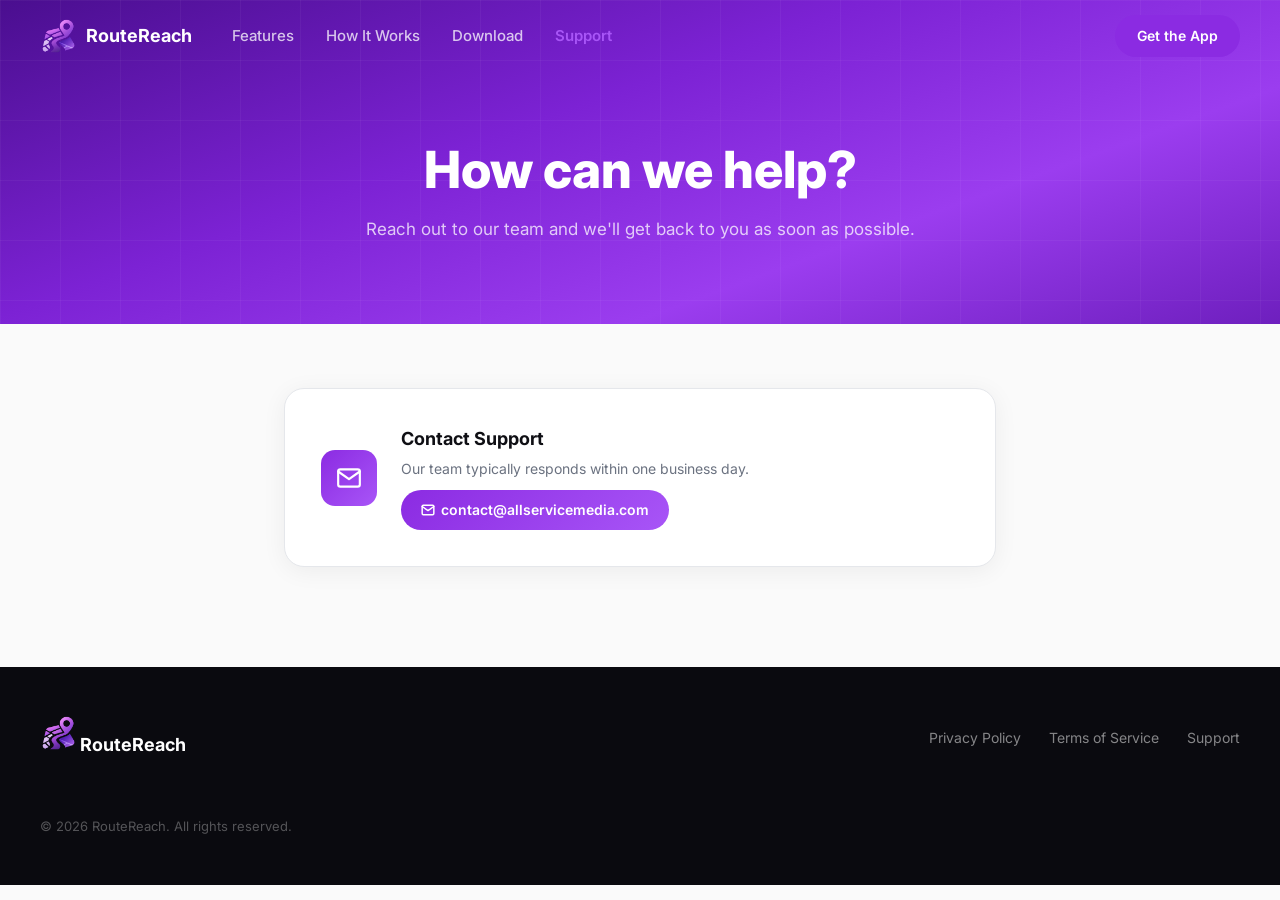
<file: support.html>
<!DOCTYPE html>
<html lang="en">
<head>
  <meta charset="UTF-8" />
  <meta name="viewport" content="width=device-width, initial-scale=1.0" />
  <title>Support — RouteReach</title>
  <link rel="preconnect" href="https://fonts.googleapis.com" />
  <link rel="preconnect" href="https://fonts.gstatic.com" crossorigin />
  <link href="https://fonts.googleapis.com/css2?family=Inter:wght@300;400;500;600;700;800;900&display=swap" rel="stylesheet" />
  <link rel="stylesheet" href="styles.css" />
  <style>
    html { overflow-x: hidden; }

    .support-hero {
      background: linear-gradient(160deg, #4a0e8f 0%, #7c22d4 40%, #9b3def 70%, #6e1fbe 100%);
      padding: 140px 24px 80px;
      text-align: center;
      position: relative;
      overflow: hidden;
    }
    .support-hero::before {
      content: '';
      position: absolute;
      inset: 0;
      background-image:
        linear-gradient(rgba(255,255,255,0.04) 1px, transparent 1px),
        linear-gradient(90deg, rgba(255,255,255,0.04) 1px, transparent 1px);
      background-size: 60px 60px;
    }
    .support-hero-inner {
      position: relative;
      z-index: 2;
      max-width: 600px;
      margin: 0 auto;
    }
    .support-hero h1 {
      font-size: clamp(2rem, 5vw, 3.2rem);
      font-weight: 800;
      color: #fff;
      margin-bottom: 16px;
      line-height: 1.15;
    }
    .support-hero p {
      font-size: 17px;
      color: rgba(255,255,255,0.75);
      line-height: 1.7;
    }

    .support-body {
      max-width: 760px;
      margin: 0 auto;
      padding: 64px 24px 100px;
    }

    .contact-card {
      background: #fff;
      border: 1px solid #e5e7eb;
      border-radius: 20px;
      padding: 36px;
      display: flex;
      align-items: center;
      gap: 24px;
      box-shadow: 0 4px 24px rgba(0,0,0,0.06);
    }
    .contact-icon {
      width: 56px;
      height: 56px;
      border-radius: 14px;
      background: linear-gradient(135deg, #8B2BE2, #a855f7);
      display: flex;
      align-items: center;
      justify-content: center;
      flex-shrink: 0;
      color: #fff;
    }
    .contact-info h3 {
      font-size: 18px;
      font-weight: 700;
      color: #0f0f14;
      margin-bottom: 4px;
    }
    .contact-info p {
      font-size: 14px;
      color: #6b7280;
      margin-bottom: 10px;
    }
    .contact-info a {
      display: inline-flex;
      align-items: center;
      gap: 6px;
      background: linear-gradient(135deg, #8B2BE2, #a855f7);
      color: #fff;
      text-decoration: none;
      padding: 9px 20px;
      border-radius: 100px;
      font-size: 14px;
      font-weight: 600;
      transition: opacity 0.2s;
    }
    .contact-info a:hover { opacity: 0.85; }

    @media (max-width: 600px) {
      .contact-card { flex-direction: column; align-items: flex-start; }
    }
  </style>
</head>
<body>

  <!-- NAV -->
  <nav class="nav" id="nav">
    <div class="nav-inner">
      <div class="nav-logo">
        <img src="RouteReachLOGO.png" alt="RouteReach" class="logo-img" />
        <span class="logo-text">RouteReach</span>
      </div>
      <div class="nav-links">
        <a href="index.html#features">Features</a>
        <a href="index.html#how-it-works">How It Works</a>
        <a href="index.html#download">Download</a>
        <a href="support.html" style="color: var(--purple-light); font-weight: 600;">Support</a>
      </div>
      <div class="nav-cta">
        <a href="index.html#download" class="btn-nav">Get the App</a>
      </div>
    </div>
  </nav>

  <!-- HERO -->
  <div class="support-hero">
    <div class="support-hero-inner">
      <h1>How can we help?</h1>
      <p>Reach out to our team and we'll get back to you as soon as possible.</p>
    </div>
  </div>

  <!-- BODY -->
  <div class="support-body">
    <div class="contact-card">
      <div class="contact-icon">
        <svg width="26" height="26" viewBox="0 0 24 24" fill="none" stroke="currentColor" stroke-width="2" stroke-linecap="round" stroke-linejoin="round">
          <path d="M4 4h16c1.1 0 2 .9 2 2v12c0 1.1-.9 2-2 2H4c-1.1 0-2-.9-2-2V6c0-1.1.9-2 2-2z"/>
          <polyline points="22,6 12,13 2,6"/>
        </svg>
      </div>
      <div class="contact-info">
        <h3>Contact Support</h3>
        <p>Our team typically responds within one business day.</p>
        <a href="mailto:contact@allservicemedia.com">
          <svg width="14" height="14" viewBox="0 0 24 24" fill="none" stroke="currentColor" stroke-width="2.5" stroke-linecap="round" stroke-linejoin="round"><path d="M4 4h16c1.1 0 2 .9 2 2v12c0 1.1-.9 2-2 2H4c-1.1 0-2-.9-2-2V6c0-1.1.9-2 2-2z"/><polyline points="22,6 12,13 2,6"/></svg>
          contact@allservicemedia.com
        </a>
      </div>
    </div>
  </div>

  <!-- FOOTER -->
  <footer class="footer">
    <div class="footer-inner">
      <div class="footer-logo">
        <img src="RouteReachLOGO.png" alt="RouteReach" class="logo-img" />
        <span class="logo-text">RouteReach</span>
      </div>
      <div class="footer-links">
        <a href="privacy.html">Privacy Policy</a>
        <a href="terms.html">Terms of Service</a>
        <a href="support.html">Support</a>
      </div>
      <div class="footer-copy">© 2026 RouteReach. All rights reserved.</div>
    </div>
  </footer>

  <script src="script.js"></script>
</body>
</html>
</file>
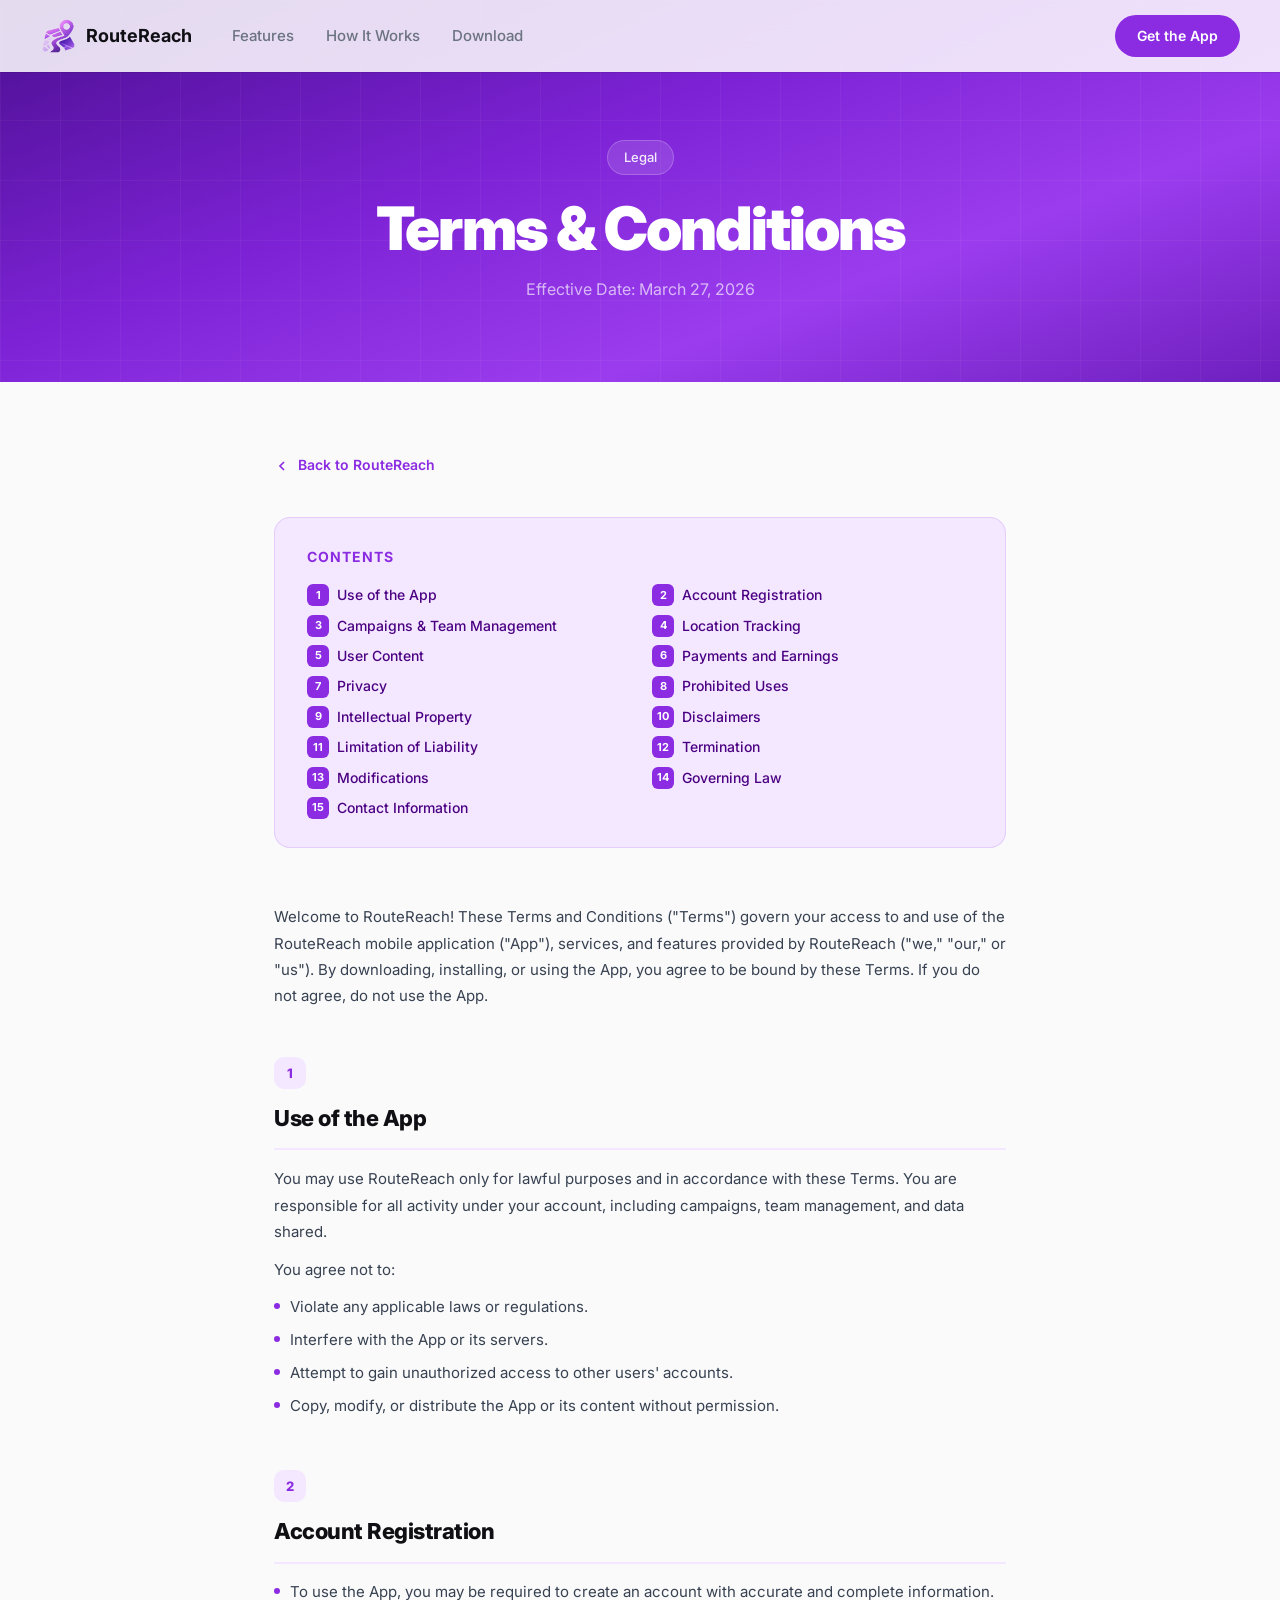
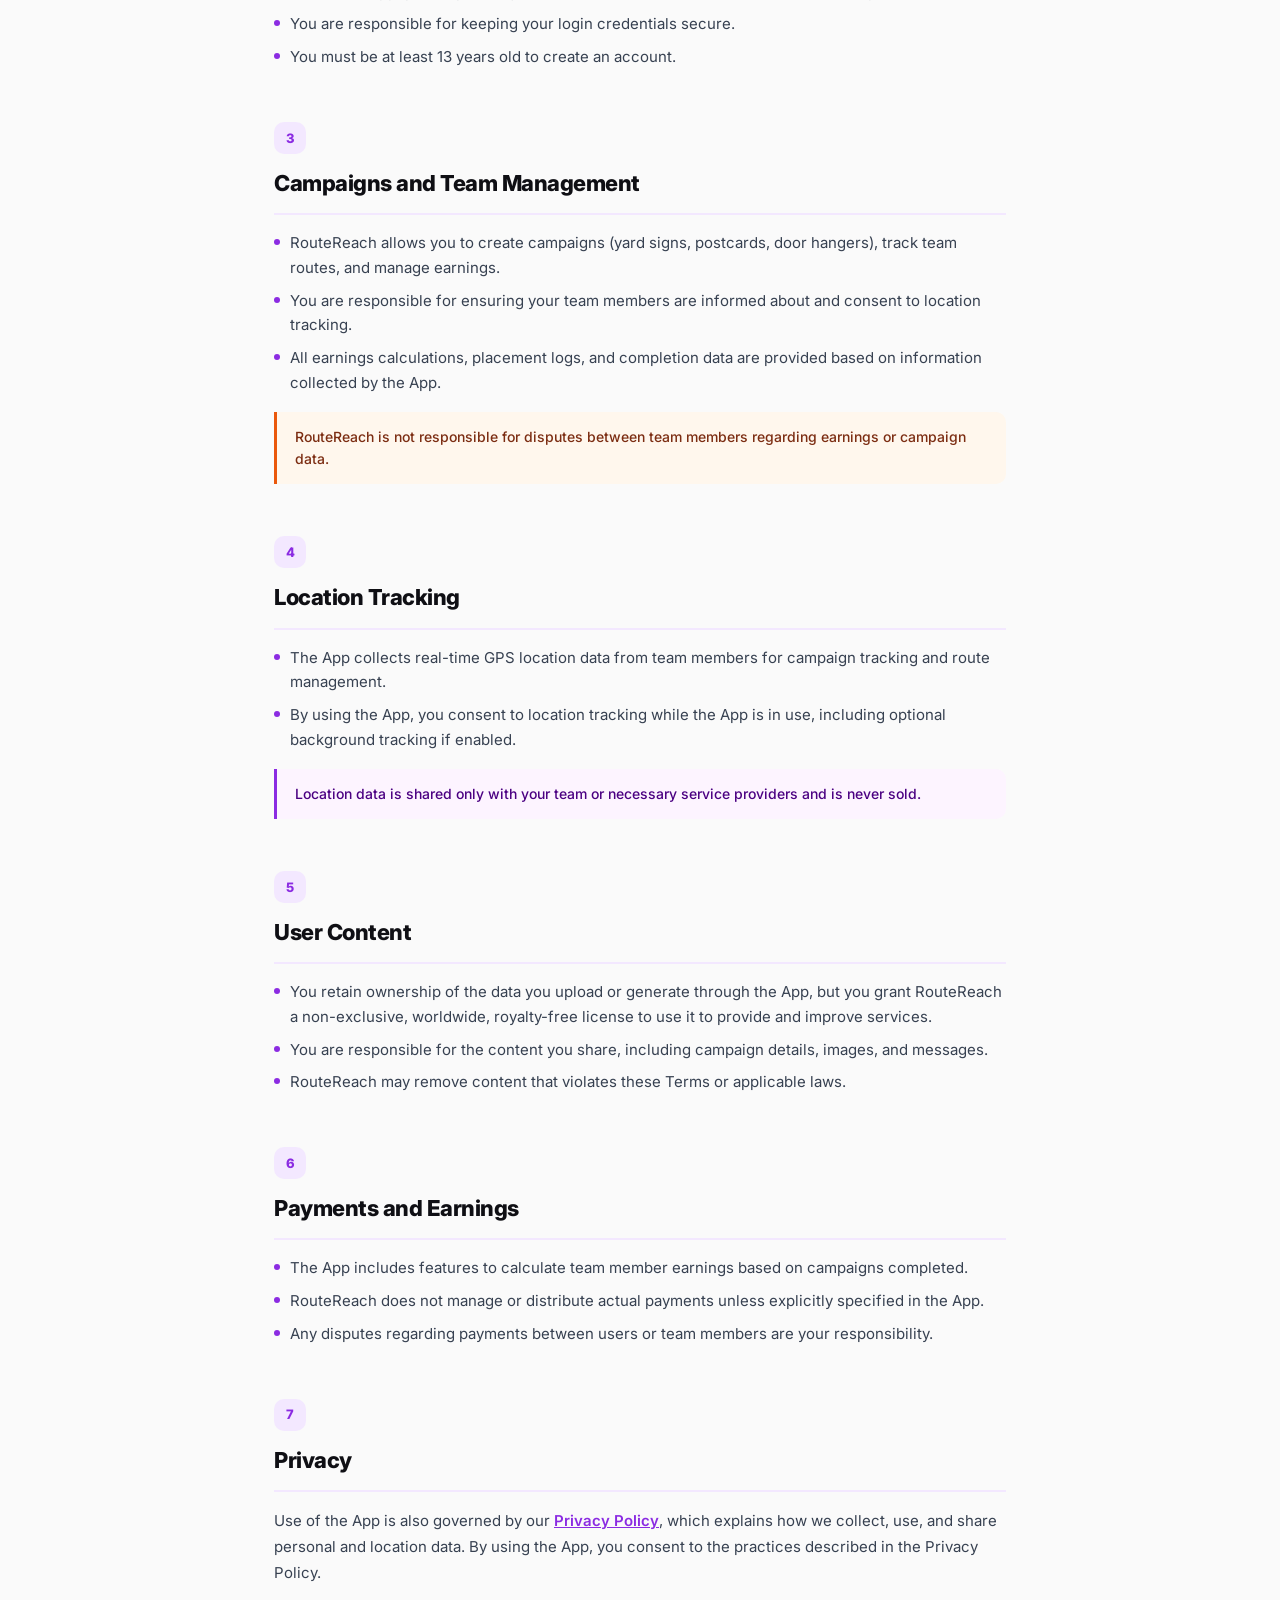
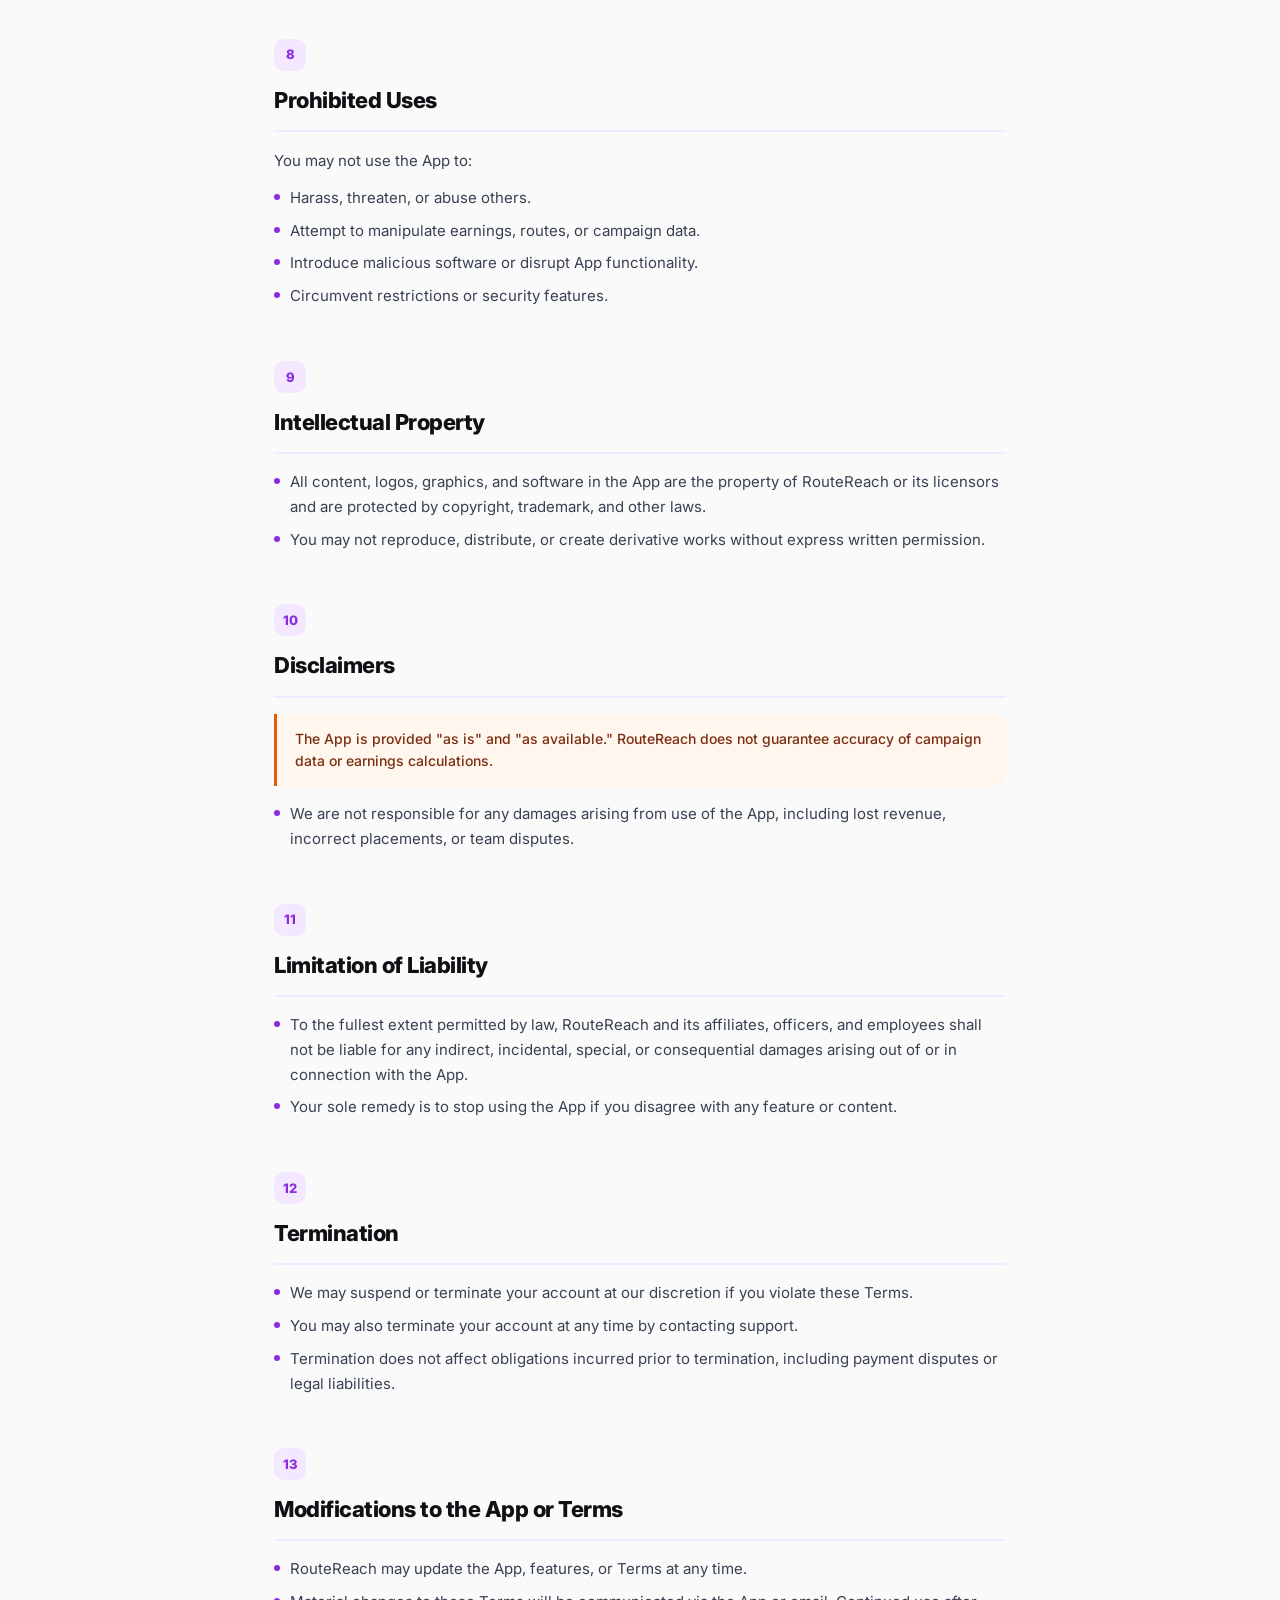
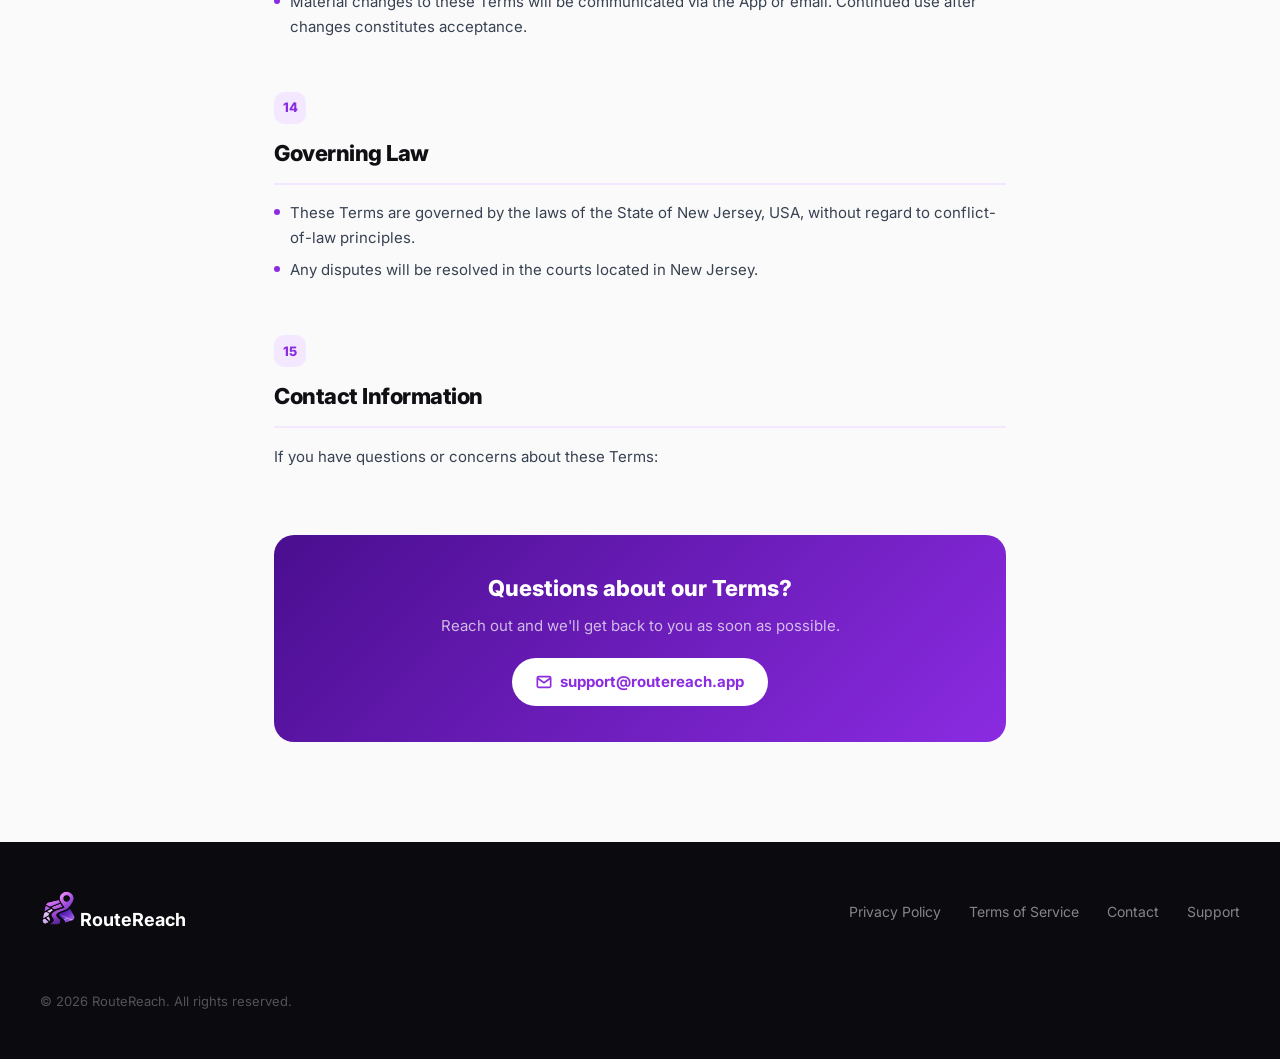
<file: terms.html>
<!DOCTYPE html>
<html lang="en">
<head>
  <meta charset="UTF-8" />
  <meta name="viewport" content="width=device-width, initial-scale=1.0" />
  <title>Terms & Conditions — RouteReach</title>
  <link rel="preconnect" href="https://fonts.googleapis.com" />
  <link rel="preconnect" href="https://fonts.gstatic.com" crossorigin />
  <link href="https://fonts.googleapis.com/css2?family=Inter:wght@300;400;500;600;700;800;900&display=swap" rel="stylesheet" />
  <link rel="stylesheet" href="styles.css" />
  <style>
    .legal-hero {
      background: linear-gradient(160deg, #4a0e8f 0%, #7c22d4 40%, #9b3def 70%, #6e1fbe 100%);
      padding: 140px 24px 80px;
      text-align: center;
      position: relative;
      overflow: hidden;
    }

    .legal-hero::before {
      content: '';
      position: absolute;
      inset: 0;
      background-image:
        linear-gradient(rgba(255,255,255,0.04) 1px, transparent 1px),
        linear-gradient(90deg, rgba(255,255,255,0.04) 1px, transparent 1px);
      background-size: 60px 60px;
    }

    .legal-hero-inner {
      position: relative;
      z-index: 1;
      max-width: 700px;
      margin: 0 auto;
    }

    .legal-hero-badge {
      display: inline-flex;
      align-items: center;
      gap: 8px;
      background: rgba(255,255,255,0.12);
      border: 1px solid rgba(255,255,255,0.2);
      border-radius: 100px;
      padding: 6px 16px;
      font-size: 13px;
      font-weight: 500;
      color: rgba(255,255,255,0.9);
      margin-bottom: 20px;
    }

    .legal-hero h1 {
      font-size: clamp(36px, 5vw, 60px);
      font-weight: 900;
      color: white;
      letter-spacing: -2px;
      line-height: 1.1;
      margin-bottom: 16px;
    }

    .legal-hero p {
      font-size: 16px;
      color: rgba(255,255,255,0.65);
    }

    .legal-body {
      max-width: 780px;
      margin: 0 auto;
      padding: 72px 24px 100px;
    }

    .legal-toc {
      background: #f3e8ff;
      border: 1px solid rgba(139,43,226,0.15);
      border-radius: 16px;
      padding: 28px 32px;
      margin-bottom: 56px;
    }

    .legal-toc h2 {
      font-size: 14px;
      font-weight: 700;
      text-transform: uppercase;
      letter-spacing: 1px;
      color: var(--purple);
      margin-bottom: 16px;
    }

    .legal-toc ol {
      list-style: none;
      counter-reset: toc;
      display: grid;
      grid-template-columns: 1fr 1fr;
      gap: 8px 24px;
    }

    .legal-toc li {
      counter-increment: toc;
      display: flex;
      align-items: center;
      gap: 8px;
    }

    .legal-toc li::before {
      content: counter(toc);
      width: 22px;
      height: 22px;
      border-radius: 6px;
      background: var(--purple);
      color: white;
      font-size: 11px;
      font-weight: 700;
      display: flex;
      align-items: center;
      justify-content: center;
      flex-shrink: 0;
    }

    .legal-toc a {
      font-size: 14px;
      color: #4b0082;
      font-weight: 500;
      text-decoration: none;
      transition: color 0.2s;
    }

    .legal-toc a:hover {
      color: var(--purple);
      text-decoration: underline;
    }

    .legal-section {
      margin-bottom: 52px;
      scroll-margin-top: 100px;
    }

    .legal-section-num {
      display: inline-flex;
      align-items: center;
      justify-content: center;
      width: 32px;
      height: 32px;
      border-radius: 10px;
      background: var(--purple-pale);
      color: var(--purple);
      font-size: 13px;
      font-weight: 800;
      margin-bottom: 12px;
    }

    .legal-section h2 {
      font-size: 22px;
      font-weight: 800;
      color: var(--text);
      letter-spacing: -0.5px;
      margin-bottom: 16px;
      padding-bottom: 12px;
      border-bottom: 2px solid var(--purple-pale);
    }

    .legal-section p {
      font-size: 15px;
      color: #374151;
      line-height: 1.75;
      margin-bottom: 12px;
    }

    .legal-section ul {
      list-style: none;
      display: flex;
      flex-direction: column;
      gap: 8px;
      margin-bottom: 12px;
    }

    .legal-section ul li {
      display: flex;
      align-items: flex-start;
      gap: 10px;
      font-size: 15px;
      color: #374151;
      line-height: 1.65;
    }

    .legal-section ul li::before {
      content: '';
      width: 6px;
      height: 6px;
      border-radius: 50%;
      background: var(--purple);
      flex-shrink: 0;
      margin-top: 8px;
    }

    .legal-highlight {
      background: #fdf4ff;
      border-left: 3px solid var(--purple);
      border-radius: 0 10px 10px 0;
      padding: 14px 18px;
      margin: 16px 0;
      font-size: 14px;
      color: #4b0082;
      font-weight: 500;
      line-height: 1.6;
    }

    .legal-highlight.warning {
      background: #fff7ed;
      border-left-color: #ea580c;
      color: #7c2d12;
    }

    .legal-contact-card {
      background: linear-gradient(135deg, #4a0e8f, #8B2BE2);
      border-radius: 20px;
      padding: 36px;
      text-align: center;
      margin-top: 64px;
    }

    .legal-contact-card h3 {
      font-size: 22px;
      font-weight: 800;
      color: white;
      margin-bottom: 8px;
    }

    .legal-contact-card p {
      font-size: 15px;
      color: rgba(255,255,255,0.7);
      margin-bottom: 20px;
    }

    .legal-contact-card a.email-link {
      display: inline-flex;
      align-items: center;
      gap: 8px;
      background: white;
      color: var(--purple);
      font-size: 15px;
      font-weight: 700;
      padding: 12px 24px;
      border-radius: 100px;
      text-decoration: none;
      transition: transform 0.2s, box-shadow 0.2s;
    }

    .legal-contact-card a.email-link:hover {
      transform: translateY(-2px);
      box-shadow: 0 8px 24px rgba(255,255,255,0.2);
    }

    .back-link {
      display: inline-flex;
      align-items: center;
      gap: 8px;
      font-size: 14px;
      font-weight: 600;
      color: var(--purple);
      text-decoration: none;
      margin-bottom: 40px;
      transition: gap 0.2s;
    }

    .back-link:hover { gap: 12px; }

    @media (max-width: 600px) {
      .legal-toc ol {
        grid-template-columns: 1fr;
      }
    }
  </style>
</head>
<body>

  <!-- NAV -->
  <nav class="nav scrolled" id="nav">
    <div class="nav-inner">
      <a href="index.html" class="nav-logo">
        <img src="RouteReachLOGO.png" alt="RouteReach" class="logo-img" />
        <span class="logo-text">RouteReach</span>
      </a>
      <div class="nav-links">
        <a href="index.html#features">Features</a>
        <a href="index.html#how-it-works">How It Works</a>
        <a href="index.html#download">Download</a>
      </div>
      <div class="nav-cta">
        <a href="index.html#download" class="btn-nav">Get the App</a>
      </div>
    </div>
  </nav>

  <!-- HERO -->
  <div class="legal-hero">
    <div class="legal-hero-inner">
      <div class="legal-hero-badge">Legal</div>
      <h1>Terms & Conditions</h1>
      <p>Effective Date: March 27, 2026</p>
    </div>
  </div>

  <!-- BODY -->
  <div class="legal-body">

    <a href="index.html" class="back-link">
      <svg width="16" height="16" viewBox="0 0 24 24" fill="none" stroke="currentColor" stroke-width="2.5"><polyline points="15 18 9 12 15 6"/></svg>
      Back to RouteReach
    </a>

    <!-- Table of Contents -->
    <div class="legal-toc">
      <h2>Contents</h2>
      <ol>
        <li><a href="#s1">Use of the App</a></li>
        <li><a href="#s2">Account Registration</a></li>
        <li><a href="#s3">Campaigns & Team Management</a></li>
        <li><a href="#s4">Location Tracking</a></li>
        <li><a href="#s5">User Content</a></li>
        <li><a href="#s6">Payments and Earnings</a></li>
        <li><a href="#s7">Privacy</a></li>
        <li><a href="#s8">Prohibited Uses</a></li>
        <li><a href="#s9">Intellectual Property</a></li>
        <li><a href="#s10">Disclaimers</a></li>
        <li><a href="#s11">Limitation of Liability</a></li>
        <li><a href="#s12">Termination</a></li>
        <li><a href="#s13">Modifications</a></li>
        <li><a href="#s14">Governing Law</a></li>
        <li><a href="#s15">Contact Information</a></li>
      </ol>
    </div>

    <p style="font-size:15px;color:#374151;line-height:1.75;margin-bottom:48px;">
      Welcome to RouteReach! These Terms and Conditions ("Terms") govern your access to and use of the RouteReach mobile application ("App"), services, and features provided by RouteReach ("we," "our," or "us"). By downloading, installing, or using the App, you agree to be bound by these Terms. If you do not agree, do not use the App.
    </p>

    <!-- 1 -->
    <div class="legal-section" id="s1">
      <div class="legal-section-num">1</div>
      <h2>Use of the App</h2>
      <p>You may use RouteReach only for lawful purposes and in accordance with these Terms. You are responsible for all activity under your account, including campaigns, team management, and data shared.</p>
      <p>You agree not to:</p>
      <ul>
        <li>Violate any applicable laws or regulations.</li>
        <li>Interfere with the App or its servers.</li>
        <li>Attempt to gain unauthorized access to other users' accounts.</li>
        <li>Copy, modify, or distribute the App or its content without permission.</li>
      </ul>
    </div>

    <!-- 2 -->
    <div class="legal-section" id="s2">
      <div class="legal-section-num">2</div>
      <h2>Account Registration</h2>
      <ul>
        <li>To use the App, you may be required to create an account with accurate and complete information.</li>
        <li>You are responsible for keeping your login credentials secure.</li>
        <li>You must be at least 13 years old to create an account.</li>
      </ul>
    </div>

    <!-- 3 -->
    <div class="legal-section" id="s3">
      <div class="legal-section-num">3</div>
      <h2>Campaigns and Team Management</h2>
      <ul>
        <li>RouteReach allows you to create campaigns (yard signs, postcards, door hangers), track team routes, and manage earnings.</li>
        <li>You are responsible for ensuring your team members are informed about and consent to location tracking.</li>
        <li>All earnings calculations, placement logs, and completion data are provided based on information collected by the App.</li>
      </ul>
      <div class="legal-highlight warning">RouteReach is not responsible for disputes between team members regarding earnings or campaign data.</div>
    </div>

    <!-- 4 -->
    <div class="legal-section" id="s4">
      <div class="legal-section-num">4</div>
      <h2>Location Tracking</h2>
      <ul>
        <li>The App collects real-time GPS location data from team members for campaign tracking and route management.</li>
        <li>By using the App, you consent to location tracking while the App is in use, including optional background tracking if enabled.</li>
      </ul>
      <div class="legal-highlight">Location data is shared only with your team or necessary service providers and is never sold.</div>
    </div>

    <!-- 5 -->
    <div class="legal-section" id="s5">
      <div class="legal-section-num">5</div>
      <h2>User Content</h2>
      <ul>
        <li>You retain ownership of the data you upload or generate through the App, but you grant RouteReach a non-exclusive, worldwide, royalty-free license to use it to provide and improve services.</li>
        <li>You are responsible for the content you share, including campaign details, images, and messages.</li>
        <li>RouteReach may remove content that violates these Terms or applicable laws.</li>
      </ul>
    </div>

    <!-- 6 -->
    <div class="legal-section" id="s6">
      <div class="legal-section-num">6</div>
      <h2>Payments and Earnings</h2>
      <ul>
        <li>The App includes features to calculate team member earnings based on campaigns completed.</li>
        <li>RouteReach does not manage or distribute actual payments unless explicitly specified in the App.</li>
        <li>Any disputes regarding payments between users or team members are your responsibility.</li>
      </ul>
    </div>

    <!-- 7 -->
    <div class="legal-section" id="s7">
      <div class="legal-section-num">7</div>
      <h2>Privacy</h2>
      <p>Use of the App is also governed by our <a href="privacy.html" style="color:var(--purple);font-weight:600;">Privacy Policy</a>, which explains how we collect, use, and share personal and location data. By using the App, you consent to the practices described in the Privacy Policy.</p>
    </div>

    <!-- 8 -->
    <div class="legal-section" id="s8">
      <div class="legal-section-num">8</div>
      <h2>Prohibited Uses</h2>
      <p>You may not use the App to:</p>
      <ul>
        <li>Harass, threaten, or abuse others.</li>
        <li>Attempt to manipulate earnings, routes, or campaign data.</li>
        <li>Introduce malicious software or disrupt App functionality.</li>
        <li>Circumvent restrictions or security features.</li>
      </ul>
    </div>

    <!-- 9 -->
    <div class="legal-section" id="s9">
      <div class="legal-section-num">9</div>
      <h2>Intellectual Property</h2>
      <ul>
        <li>All content, logos, graphics, and software in the App are the property of RouteReach or its licensors and are protected by copyright, trademark, and other laws.</li>
        <li>You may not reproduce, distribute, or create derivative works without express written permission.</li>
      </ul>
    </div>

    <!-- 10 -->
    <div class="legal-section" id="s10">
      <div class="legal-section-num">10</div>
      <h2>Disclaimers</h2>
      <div class="legal-highlight warning">The App is provided "as is" and "as available." RouteReach does not guarantee accuracy of campaign data or earnings calculations.</div>
      <ul>
        <li>We are not responsible for any damages arising from use of the App, including lost revenue, incorrect placements, or team disputes.</li>
      </ul>
    </div>

    <!-- 11 -->
    <div class="legal-section" id="s11">
      <div class="legal-section-num">11</div>
      <h2>Limitation of Liability</h2>
      <ul>
        <li>To the fullest extent permitted by law, RouteReach and its affiliates, officers, and employees shall not be liable for any indirect, incidental, special, or consequential damages arising out of or in connection with the App.</li>
        <li>Your sole remedy is to stop using the App if you disagree with any feature or content.</li>
      </ul>
    </div>

    <!-- 12 -->
    <div class="legal-section" id="s12">
      <div class="legal-section-num">12</div>
      <h2>Termination</h2>
      <ul>
        <li>We may suspend or terminate your account at our discretion if you violate these Terms.</li>
        <li>You may also terminate your account at any time by contacting support.</li>
        <li>Termination does not affect obligations incurred prior to termination, including payment disputes or legal liabilities.</li>
      </ul>
    </div>

    <!-- 13 -->
    <div class="legal-section" id="s13">
      <div class="legal-section-num">13</div>
      <h2>Modifications to the App or Terms</h2>
      <ul>
        <li>RouteReach may update the App, features, or Terms at any time.</li>
        <li>Material changes to these Terms will be communicated via the App or email. Continued use after changes constitutes acceptance.</li>
      </ul>
    </div>

    <!-- 14 -->
    <div class="legal-section" id="s14">
      <div class="legal-section-num">14</div>
      <h2>Governing Law</h2>
      <ul>
        <li>These Terms are governed by the laws of the State of New Jersey, USA, without regard to conflict-of-law principles.</li>
        <li>Any disputes will be resolved in the courts located in New Jersey.</li>
      </ul>
    </div>

    <!-- 15 -->
    <div class="legal-section" id="s15">
      <div class="legal-section-num">15</div>
      <h2>Contact Information</h2>
      <p>If you have questions or concerns about these Terms:</p>
    </div>

    <!-- Contact card -->
    <div class="legal-contact-card">
      <h3>Questions about our Terms?</h3>
      <p>Reach out and we'll get back to you as soon as possible.</p>
      <a href="mailto:support@routereach.app" class="email-link">
        <svg width="16" height="16" viewBox="0 0 24 24" fill="none" stroke="currentColor" stroke-width="2.5"><path d="M4 4h16c1.1 0 2 .9 2 2v12c0 1.1-.9 2-2 2H4c-1.1 0-2-.9-2-2V6c0-1.1.9-2 2-2z"/><polyline points="22,6 12,13 2,6"/></svg>
        support@routereach.app
      </a>
    </div>

  </div>

  <!-- FOOTER -->
  <footer class="footer">
    <div class="footer-inner">
      <div class="footer-logo">
        <img src="RouteReachLOGO.png" alt="RouteReach" class="logo-img" />
        <span class="logo-text">RouteReach</span>
      </div>
      <div class="footer-links">
        <a href="privacy.html">Privacy Policy</a>
        <a href="terms.html">Terms of Service</a>
        <a href="#">Contact</a>
        <a href="#">Support</a>
      </div>
      <div class="footer-copy">© 2026 RouteReach. All rights reserved.</div>
    </div>
  </footer>

</body>
</html>
</file>
<file: styles.css>
/* ============================================================
   ROUTEREACH — STYLES
   ============================================================ */

html {
  overflow-x: hidden;
}

*, *::before, *::after {
  box-sizing: border-box;
  margin: 0;
  padding: 0;
}

:root {
  --purple: #8B2BE2;
  --purple-light: #a855f7;
  --purple-dark: #6d1fc4;
  --purple-pale: #f3e8ff;
  --bg: #fafafa;
  --bg-dark: #0a0a0f;
  --text: #0f0f14;
  --text-muted: #6b7280;
  --white: #ffffff;
  --border: rgba(139, 43, 226, 0.15);
  --card-shadow: 0 4px 24px rgba(0,0,0,0.06);
  --card-shadow-hover: 0 12px 40px rgba(139,43,226,0.15);
  --radius: 20px;
  --radius-sm: 12px;
}

html {
  scroll-behavior: smooth;
}

body {
  font-family: 'Inter', -apple-system, BlinkMacSystemFont, sans-serif;
  background: var(--bg);
  color: var(--text);
  overflow-x: hidden;
  line-height: 1.6;
}

/* ============================================================
   NAV
   ============================================================ */
.nav {
  position: fixed;
  top: 0;
  left: 0;
  right: 0;
  z-index: 100;
  padding: 0 24px;
  height: 72px;
  display: flex;
  align-items: center;
  transition: background 0.3s, backdrop-filter 0.3s, box-shadow 0.3s;
}

.nav.scrolled {
  background: rgba(255,255,255,0.85);
  backdrop-filter: blur(20px);
  -webkit-backdrop-filter: blur(20px);
  box-shadow: 0 1px 0 rgba(0,0,0,0.08);
}

.nav.scrolled .logo-text {
  color: var(--text);
}

.nav.scrolled .nav-links a {
  color: var(--text-muted);
}

.nav.scrolled .nav-links a:hover {
  color: var(--purple);
}

.nav-inner {
  max-width: 1200px;
  width: 100%;
  margin: 0 auto;
  display: flex;
  align-items: center;
  gap: 40px;
}

.nav-logo {
  display: flex;
  align-items: center;
  gap: 10px;
  text-decoration: none;
}

.logo-img {
  width: 36px;
  height: 36px;
  object-fit: contain;
  border-radius: 8px;
}

.logo-text {
  font-weight: 700;
  font-size: 18px;
  color: white;
  transition: color 0.3s;
}


.nav-links {
  display: flex;
  gap: 32px;
}

.nav-links a {
  text-decoration: none;
  font-size: 15px;
  font-weight: 500;
  color: rgba(255,255,255,0.75);
  transition: color 0.3s;
}

.nav-links a:hover {
  color: var(--purple);
}


.nav-cta {
  margin-left: auto;
}

.btn-nav {
  display: inline-flex;
  align-items: center;
  padding: 10px 22px;
  border-radius: 100px;
  background: var(--purple);
  color: white;
  font-size: 14px;
  font-weight: 600;
  text-decoration: none;
  transition: transform 0.2s, box-shadow 0.2s;
}

.btn-nav:hover {
  transform: translateY(-1px);
  box-shadow: 0 6px 20px rgba(139,43,226,0.35);
}

/* ============================================================
   HERO
   ============================================================ */
.hero {
  min-height: 100vh;
  background: linear-gradient(160deg, #4a0e8f 0%, #7c22d4 40%, #9b3def 70%, #6e1fbe 100%);
  display: flex;
  align-items: center;
  position: relative;
  overflow: hidden;
  padding: 120px 24px 80px;
}

.hero-bg {
  position: absolute;
  inset: 0;
  pointer-events: none;
  z-index: 1;
}

.orb {
  position: absolute;
  border-radius: 50%;
  filter: blur(80px);
  opacity: 0.4;
}

.orb-1 {
  width: 600px;
  height: 600px;
  background: radial-gradient(circle, #c084fc, transparent);
  top: -200px;
  right: -100px;
  animation: orbFloat 8s ease-in-out infinite;
}

.orb-2 {
  width: 400px;
  height: 400px;
  background: radial-gradient(circle, #4f46e5, transparent);
  bottom: -100px;
  left: -100px;
  animation: orbFloat 10s ease-in-out infinite reverse;
}

.orb-3 {
  width: 300px;
  height: 300px;
  background: radial-gradient(circle, #ec4899, transparent);
  top: 50%;
  left: 40%;
  animation: orbFloat 12s ease-in-out infinite;
}

.orb-4 {
  width: 500px;
  height: 500px;
  background: radial-gradient(circle, #8B2BE2, transparent);
  top: -100px;
  right: -200px;
  animation: orbFloat 9s ease-in-out infinite;
}

.orb-5 {
  width: 400px;
  height: 400px;
  background: radial-gradient(circle, #6d1fc4, transparent);
  bottom: -100px;
  left: -150px;
  animation: orbFloat 11s ease-in-out infinite reverse;
}

.orb-6 {
  width: 500px;
  height: 500px;
  background: radial-gradient(circle, #c084fc, transparent);
  top: -150px;
  left: -150px;
  animation: orbFloat 8s ease-in-out infinite;
}

.orb-7 {
  width: 400px;
  height: 400px;
  background: radial-gradient(circle, #4f46e5, transparent);
  bottom: -100px;
  right: -100px;
  animation: orbFloat 12s ease-in-out infinite reverse;
}

@keyframes orbFloat {
  0%, 100% { transform: translate(0, 0) scale(1); }
  33% { transform: translate(20px, -30px) scale(1.05); }
  66% { transform: translate(-15px, 20px) scale(0.97); }
}

.grid-overlay {
  position: absolute;
  inset: 0;
  background-image:
    linear-gradient(rgba(255,255,255,0.04) 1px, transparent 1px),
    linear-gradient(90deg, rgba(255,255,255,0.04) 1px, transparent 1px);
  background-size: 60px 60px;
}

.hero-content {
  max-width: 1200px;
  width: 100%;
  margin: 0 auto;
  display: grid;
  grid-template-columns: 1fr auto;
  gap: 60px;
  align-items: center;
  position: relative;
  z-index: 2;
}

.hero-left {
  display: flex;
  flex-direction: column;
}

.hero-badge {
  display: inline-flex;
  align-items: center;
  gap: 8px;
  background: rgba(255,255,255,0.12);
  border: 1px solid rgba(255,255,255,0.2);
  backdrop-filter: blur(10px);
  border-radius: 100px;
  padding: 8px 16px;
  font-size: 13px;
  font-weight: 500;
  color: rgba(255,255,255,0.9);
  margin-bottom: 24px;
  width: fit-content;
}

.badge-dot {
  width: 8px;
  height: 8px;
  background: #4ade80;
  border-radius: 50%;
  animation: pulse 2s ease-in-out infinite;
}

@keyframes pulse {
  0%, 100% { box-shadow: 0 0 0 0 rgba(74,222,128,0.4); }
  50% { box-shadow: 0 0 0 6px rgba(74,222,128,0); }
}

.hero-title {
  font-size: clamp(42px, 5vw, 72px);
  font-weight: 900;
  line-height: 1.05;
  color: white;
  letter-spacing: -2px;
  margin-bottom: 20px;
}

.gradient-text {
  background: linear-gradient(135deg, #fff 0%, #e9d5ff 50%, #c084fc 100%);
  -webkit-background-clip: text;
  -webkit-text-fill-color: transparent;
  background-clip: text;
}

.hero-sub {
  font-size: 18px;
  color: rgba(255,255,255,0.75);
  max-width: 480px;
  line-height: 1.7;
  margin-bottom: 36px;
}

.hero-buttons {
  display: flex;
  gap: 14px;
  flex-wrap: wrap;
  margin-bottom: 48px;
}

.btn-primary {
  display: inline-flex;
  align-items: center;
  gap: 8px;
  padding: 14px 28px;
  border-radius: 100px;
  background: white;
  color: var(--purple);
  font-size: 15px;
  font-weight: 700;
  text-decoration: none;
  transition: transform 0.2s, box-shadow 0.2s;
}

.btn-primary:hover {
  transform: translateY(-2px);
  box-shadow: 0 8px 30px rgba(255,255,255,0.3);
}

.btn-secondary {
  display: inline-flex;
  align-items: center;
  gap: 8px;
  padding: 14px 28px;
  border-radius: 100px;
  background: rgba(255,255,255,0.12);
  border: 1px solid rgba(255,255,255,0.25);
  color: white;
  font-size: 15px;
  font-weight: 600;
  text-decoration: none;
  backdrop-filter: blur(10px);
  transition: transform 0.2s, background 0.2s;
}

.btn-secondary:hover {
  transform: translateY(-2px);
  background: rgba(255,255,255,0.2);
}

.hero-stats {
  display: flex;
  gap: 0;
  align-items: center;
}

.stat {
  display: flex;
  flex-direction: column;
  padding: 0 24px;
}

.stat:first-child {
  padding-left: 0;
}

.stat-num {
  font-size: 28px;
  font-weight: 800;
  color: white;
  letter-spacing: -1px;
}

.stat-label {
  font-size: 13px;
  color: rgba(255,255,255,0.6);
  margin-top: 2px;
}

.stat-divider {
  width: 1px;
  height: 40px;
  background: rgba(255,255,255,0.2);
}

/* Phone mockup */
.hero-phone {
  display: flex;
  justify-content: center;
  align-items: center;
  position: relative;
  padding-right: 40px;
}

.phone-frame {
  width: 300px;
  height: 620px;
  background: #1a1a2e;
  border-radius: 44px;
  border: 10px solid #2d2d4a;
  box-shadow:
    0 0 0 1px rgba(255,255,255,0.1),
    0 40px 80px rgba(0,0,0,0.4),
    inset 0 0 0 1px rgba(255,255,255,0.05);
  position: relative;
  overflow: hidden;
  animation: phoneFloat 6s ease-in-out infinite;
}

@keyframes phoneFloat {
  0%, 100% { transform: translateY(0px) rotate(-2deg); }
  50% { transform: translateY(-15px) rotate(-1deg); }
}

.phone-notch {
  position: absolute;
  top: 0;
  left: 50%;
  transform: translateX(-50%);
  width: 120px;
  height: 30px;
  background: #1a1a2e;
  border-bottom-left-radius: 20px;
  border-bottom-right-radius: 20px;
  z-index: 10;
}

.phone-screen {
  padding: 40px 16px 16px;
  height: 100%;
  overflow: hidden;
}

.phone-header {
  background: linear-gradient(160deg, #4a0e8f, #7c22d4);
  margin: -40px -16px 0;
  padding: 50px 16px 20px;
  border-bottom-left-radius: 24px;
  border-bottom-right-radius: 24px;
}

.phone-date {
  display: block;
  font-size: 11px;
  color: rgba(255,255,255,0.7);
  margin-bottom: 2px;
}

.phone-greeting {
  font-size: 17px;
  font-weight: 700;
  color: white;
}

.phone-cards {
  display: flex;
  gap: 6px;
  margin-top: 12px;
}

.phone-card {
  flex: 1;
  background: white;
  border-radius: 12px;
  padding: 10px 8px;
  text-align: center;
  box-shadow: 0 2px 10px rgba(0,0,0,0.1);
}

.phone-card-icon {
  font-size: 14px;
  color: var(--purple);
  margin-bottom: 4px;
  font-weight: 700;
}

.phone-card-value {
  font-size: 13px;
  font-weight: 800;
  color: #0f0f14;
}

.phone-card-label {
  font-size: 9px;
  color: #9ca3af;
  margin-top: 2px;
}

.phone-section-title {
  font-size: 15px;
  font-weight: 700;
  color: white;
  padding: 14px 0 8px;
}

.phone-campaign {
  display: flex;
  align-items: center;
  gap: 10px;
  padding: 12px 0;
  border-bottom: 1px solid rgba(255,255,255,0.08);
  color: white;
  font-size: 13px;
  font-weight: 500;
}

.phone-campaign-dot {
  width: 32px;
  height: 32px;
  border-radius: 50%;
  flex-shrink: 0;
}

.phone-campaign-dot.teal { background: #14b8a6; }
.phone-campaign-dot.green { background: #22c55e; }

.phone-campaign-sub {
  font-size: 11px;
  color: #14b8a6;
}

.phone-badge {
  margin-left: auto;
  padding: 3px 10px;
  border-radius: 100px;
  font-size: 11px;
  font-weight: 600;
}

.phone-badge.active {
  background: rgba(74,222,128,0.15);
  color: #4ade80;
  border: 1px solid rgba(74,222,128,0.3);
}

.phone-badge.pending {
  background: rgba(251,146,60,0.15);
  color: #fb923c;
  border: 1px solid rgba(251,146,60,0.3);
}

.phone-glow {
  position: absolute;
  width: 300px;
  height: 300px;
  background: radial-gradient(circle, rgba(168,85,247,0.4), transparent);
  bottom: -100px;
  left: 50%;
  transform: translateX(-50%);
  filter: blur(40px);
  pointer-events: none;
}


/* ============================================================
   SECTION SHARED
   ============================================================ */
section {
  padding: 100px 24px;
}

.section-header {
  text-align: center;
  max-width: 640px;
  margin: 0 auto 64px;
}

.section-badge {
  display: inline-flex;
  align-items: center;
  padding: 6px 16px;
  border-radius: 100px;
  background: var(--purple-pale);
  color: var(--purple);
  font-size: 13px;
  font-weight: 600;
  letter-spacing: 0.5px;
  text-transform: uppercase;
  margin-bottom: 16px;
}

.section-badge.light {
  background: rgba(255,255,255,0.15);
  color: rgba(255,255,255,0.9);
  border: 1px solid rgba(255,255,255,0.2);
}

.section-header h2 {
  font-size: clamp(28px, 3.5vw, 44px);
  font-weight: 800;
  letter-spacing: -1.5px;
  line-height: 1.15;
  margin-bottom: 16px;
  color: var(--text);
}

.section-header p {
  font-size: 17px;
  color: var(--text-muted);
  line-height: 1.7;
}

/* ============================================================
   FEATURES
   ============================================================ */
.features {
  background: var(--bg);
  padding-top: 80px;
}

.features-grid {
  max-width: 1100px;
  margin: 0 auto;
  display: grid;
  grid-template-columns: repeat(4, 1fr);
  grid-template-rows: auto auto;
  gap: 20px;
}

.feature-card {
  background: white;
  border: 1px solid rgba(0,0,0,0.06);
  border-radius: var(--radius);
  padding: 32px;
  box-shadow: var(--card-shadow);
  transition: transform 0.3s, box-shadow 0.3s;
  position: relative;
  overflow: hidden;
}

.feature-card:hover {
  transform: translateY(-4px);
  box-shadow: var(--card-shadow-hover);
}

.feature-card.card-large {
  grid-column: span 2;
}

.feature-icon-wrap {
  width: 52px;
  height: 52px;
  border-radius: 14px;
  display: flex;
  align-items: center;
  justify-content: center;
  margin-bottom: 20px;
}

.feature-icon-wrap.purple { background: #f3e8ff; color: #8B2BE2; }
.feature-icon-wrap.blue   { background: #e0f2fe; color: #0284c7; }
.feature-icon-wrap.green  { background: #dcfce7; color: #16a34a; }
.feature-icon-wrap.orange { background: #fff7ed; color: #ea580c; }
.feature-icon-wrap.pink   { background: #fce7f3; color: #db2777; }

.feature-card h3 {
  font-size: 19px;
  font-weight: 700;
  margin-bottom: 10px;
  letter-spacing: -0.5px;
}

.feature-card p {
  font-size: 15px;
  color: var(--text-muted);
  line-height: 1.65;
}

/* Map visual */
.feature-visual {
  margin-top: 24px;
  border-radius: 12px;
  overflow: hidden;
  height: 120px;
  position: relative;
}

/* ── Live Map Animation ── */
.live-map {
  margin-top: 24px;
  border-radius: 14px;
  overflow: hidden;
  height: 160px;
  position: relative;
  background: #2d4a2d;
}

/* Satellite land blocks */
.sat-block {
  position: absolute;
  border-radius: 3px;
}
.sb-1 { background: #3a5c3a; top:0;   left:0;   width:22%; height:38%; }
.sb-2 { background: #2e4e2e; top:0;   left:22%; width:38%; height:38%; }
.sb-3 { background: #3d5c35; top:0;   left:60%; width:40%; height:38%; }
.sb-4 { background: #324e32; top:38%; left:0;   width:22%; height:30%; }
.sb-5 { background: #2a452a; top:38%; left:22%; width:38%; height:30%; }
.sb-6 { background: #3a5530; top:38%; left:60%; width:40%; height:30%; }
.sb-7 { background: #304830; top:68%; left:0;   width:60%; height:32%; }
.sb-8 { background: #374f2e; top:68%; left:60%; width:40%; height:32%; }

/* Streets */
.sat-street {
  position: absolute;
  background: #4a4035;
  border: 1px solid #5a4e40;
}
.sat-h { left:0; right:0; height:9px; transform: translateY(-50%); }
.sat-v { top:0; bottom:0; width:9px;  transform: translateX(-50%); }

/* Street name labels */
.sat-label {
  position: absolute;
  font-size: 8px;
  font-weight: 700;
  color: rgba(255,255,255,0.55);
  letter-spacing: 0.3px;
  pointer-events: none;
  z-index: 2;
}

/* Active street the employee is walking */
.active-street {
  position: absolute;
  top: calc(38% - 4px);
  left: 10%;
  width: 78%;
  height: 9px;
  background: #5a5040;
  border-radius: 2px;
  overflow: hidden;
  z-index: 3;
}

/* Green fill that grows left→right as employee walks */
.street-complete-fill {
  position: absolute;
  top: 0; left: 0; bottom: 0;
  width: 0%;
  background: linear-gradient(90deg, #16a34a, #22c55e);
  border-radius: 2px;
  animation: streetFill 5s ease-in-out infinite;
}

@keyframes streetFill {
  0%   { width: 0%; opacity: 1; }
  70%  { width: 100%; opacity: 1; }
  85%  { width: 100%; opacity: 1; }
  95%  { width: 100%; opacity: 0; }
  100% { width: 0%;   opacity: 0; }
}

/* Employee avatar that walks */
.emp-walker {
  position: absolute;
  top: calc(38% - 14px);
  left: 10%;
  z-index: 6;
  animation: walkerMove 5s ease-in-out infinite;
}

@keyframes walkerMove {
  0%   { left: 10%; }
  70%  { left: 84%; }
  85%  { left: 84%; }
  95%  { left: 84%; }
  100% { left: 10%; }
}

.walker-avatar {
  width: 22px;
  height: 22px;
  border-radius: 50%;
  background: var(--purple);
  border: 2px solid white;
  display: flex;
  align-items: center;
  justify-content: center;
  box-shadow: 0 2px 8px rgba(0,0,0,0.4);
  position: relative;
  z-index: 2;
}

.walker-pulse {
  position: absolute;
  inset: -5px;
  border-radius: 50%;
  background: rgba(139,43,226,0.35);
  animation: walkerPulse 1.4s ease-out infinite;
  z-index: 1;
}

@keyframes walkerPulse {
  0%   { transform: scale(1);   opacity: 0.5; }
  100% { transform: scale(2.2); opacity: 0; }
}

/* GPS accuracy ring — follows the walker */
.gps-ring {
  position: absolute;
  top: calc(38% - 20px);
  left: 10%;
  width: 34px;
  height: 34px;
  border-radius: 50%;
  border: 1.5px solid rgba(139,43,226,0.4);
  z-index: 5;
  animation: walkerMove 5s ease-in-out infinite, gpsRingPulse 2s ease-in-out infinite;
  pointer-events: none;
}

@keyframes gpsRingPulse {
  0%, 100% { opacity: 0.5; transform: scale(1); }
  50%       { opacity: 0.2; transform: scale(1.3); }
}

/* "Complete" badge that fades in when walker finishes */
.complete-badge {
  position: absolute;
  top: calc(38% - 28px);
  right: 12%;
  background: #16a34a;
  color: white;
  font-size: 10px;
  font-weight: 700;
  padding: 4px 9px;
  border-radius: 100px;
  display: flex;
  align-items: center;
  gap: 4px;
  opacity: 0;
  transform: translateY(4px);
  z-index: 8;
  box-shadow: 0 2px 8px rgba(22,163,74,0.5);
  animation: badgeAppear 5s ease-in-out infinite;
}

@keyframes badgeAppear {
  0%   { opacity: 0; transform: translateY(4px); }
  68%  { opacity: 0; transform: translateY(4px); }
  78%  { opacity: 1; transform: translateY(0); }
  88%  { opacity: 1; transform: translateY(0); }
  96%  { opacity: 0; transform: translateY(-4px); }
  100% { opacity: 0; transform: translateY(4px); }
}

/* Mini name overlay bottom-left */
.map-stat-overlay {
  position: absolute;
  bottom: 8px;
  left: 10px;
  z-index: 9;
}

.map-stat-row {
  display: flex;
  align-items: center;
  gap: 5px;
  background: rgba(0,0,0,0.55);
  backdrop-filter: blur(4px);
  border-radius: 100px;
  padding: 3px 8px;
}

.map-stat-dot {
  width: 6px;
  height: 6px;
  border-radius: 50%;
  background: #4ade80;
  animation: pulse 2s ease-in-out infinite;
}

.map-stat-text {
  font-size: 9px;
  font-weight: 600;
  color: rgba(255,255,255,0.9);
  white-space: nowrap;
}

/* ── Click-map (Route Mapping card) ── */
.click-map {
  margin-top: 24px;
  border-radius: 14px;
  overflow: hidden;
  height: 160px;
  position: relative;
  /* Light Google-Maps-style road background */
  background: #e8e0d5;
}

/* SVG road network */
.road-svg {
  position: absolute;
  inset: 0;
  width: 100%;
  height: 100%;
  z-index: 2;
}

.cm-road {
  fill: none;
  stroke: #ffffff;
  stroke-width: 11;
  stroke-linecap: round;
  stroke-linejoin: round;
  transition: stroke 0.25s ease, filter 0.25s ease;
  cursor: pointer;
}

.cm-road.selected {
  stroke: #22c55e;
  filter: drop-shadow(0 0 5px rgba(34,197,94,0.7));
}

.road-label {
  font-family: 'Inter', sans-serif;
  font-size: 9px;
  font-weight: 600;
  fill: #9a8e82;
  letter-spacing: 0.2px;
}

/* Cursor */
.map-cursor {
  position: absolute;
  z-index: 10;
  pointer-events: none;
  transition: top 0.55s cubic-bezier(0.22,1,0.36,1),
              left 0.55s cubic-bezier(0.22,1,0.36,1);
  filter: drop-shadow(0 1px 3px rgba(0,0,0,0.35));
}

.cursor-ripple {
  position: absolute;
  top: 2px; left: 2px;
  width: 20px; height: 20px;
  border-radius: 50%;
  background: rgba(34,197,94,0.55);
  transform: scale(0);
  opacity: 0;
  pointer-events: none;
}

.cursor-ripple.firing {
  animation: rippleFire 0.45s ease-out forwards;
}

@keyframes rippleFire {
  0%   { transform: scale(0);   opacity: 0.8; }
  100% { transform: scale(4);   opacity: 0; }
}

/* House counter badge */
.house-counter {
  position: absolute;
  top: 10px; right: 10px;
  background: #1a1a2e;
  color: white;
  font-size: 11px;
  font-weight: 700;
  padding: 5px 10px;
  border-radius: 100px;
  display: flex;
  align-items: center;
  gap: 5px;
  z-index: 9;
  box-shadow: 0 2px 8px rgba(0,0,0,0.25);
}

.house-counter.bump {
  animation: counterBump 0.3s ease-out;
}

@keyframes counterBump {
  0%   { transform: scale(1); }
  50%  { transform: scale(1.18); }
  100% { transform: scale(1); }
}

/* Toast notification */
.house-toast {
  position: absolute;
  top: 38px; right: 10px;
  background: #16a34a;
  color: white;
  font-size: 10px;
  font-weight: 700;
  padding: 4px 10px;
  border-radius: 100px;
  z-index: 9;
  opacity: 0;
  pointer-events: none;
  box-shadow: 0 2px 8px rgba(22,163,74,0.45);
}

.house-toast.show {
  animation: toastPop 1.8s ease forwards;
}

@keyframes toastPop {
  0%   { opacity: 0; transform: translateY(5px); }
  15%  { opacity: 1; transform: translateY(0); }
  70%  { opacity: 1; transform: translateY(0); }
  100% { opacity: 0; transform: translateY(-5px); }
}

/* ── Campaign Demo (Campaign Management card) ── */
.camp-demo {
  position: relative;
  display: flex;
  flex-direction: column;
  gap: 10px;
  background: #f5f3ff;
  border-radius: 14px;
  padding: 14px;
  margin-top: 20px;
  overflow: hidden;
}

/* Tab row */
.camp-tabs {
  display: flex;
  gap: 4px;
  min-width: 0;
}

.camp-tab {
  display: flex;
  align-items: center;
  gap: 5px;
  padding: 6px 10px;
  border-radius: 8px;
  font-size: 11px;
  font-weight: 600;
  color: #6b7280;
  background: transparent;
  cursor: pointer;
  transition: background 0.2s, color 0.2s, box-shadow 0.2s;
  white-space: nowrap;
  flex: 1;
  min-width: 0;
  overflow: hidden;
  text-overflow: ellipsis;
}

.camp-tab.selected {
  background: white;
  color: #1e1b2e;
  box-shadow: 0 2px 8px rgba(139,92,246,0.12);
}

.camp-tab-dot {
  width: 7px;
  height: 7px;
  border-radius: 50%;
  flex-shrink: 0;
}

/* Detail body */
.camp-body {
  display: flex;
  flex-direction: column;
  gap: 10px;
}

.camp-body-header {
  display: flex;
  align-items: baseline;
  gap: 10px;
}

.camp-body-name {
  font-size: 16px;
  font-weight: 700;
  color: #1e1b2e;
}

.camp-body-type {
  font-size: 11px;
  color: #9ca3af;
  font-weight: 500;
}

/* Stats row — 3 equal columns */
.camp-stats-row {
  display: grid;
  grid-template-columns: 1fr 1fr 1fr;
  gap: 8px;
}

.camp-stat-box {
  background: white;
  border-radius: 10px;
  padding: 10px 14px;
  box-shadow: 0 1px 4px rgba(0,0,0,0.06);
}

.camp-highlight-box {
  background: linear-gradient(135deg, #8b5cf6, #7c3aed);
}

.camp-stat-lbl {
  font-size: 9px;
  font-weight: 700;
  color: #9ca3af;
  text-transform: uppercase;
  letter-spacing: 0.07em;
  margin-bottom: 4px;
  white-space: nowrap;
}

.camp-highlight-box .camp-stat-lbl {
  color: rgba(255,255,255,0.75);
}

.camp-stat-val {
  font-size: 18px;
  font-weight: 700;
  color: #1e1b2e;
}

.camp-highlight-val {
  font-size: 22px;
  font-weight: 800;
  color: white;
}

.camp-stat-val.updating {
  animation: campStatIn 0.28s ease forwards;
}

@keyframes campStatIn {
  0%   { opacity: 0; transform: translateY(5px); }
  100% { opacity: 1; transform: translateY(0); }
}

/* Campaign cursor */
.camp-cursor {
  position: absolute;
  pointer-events: none;
  z-index: 10;
  top: 12%;
  left: 5%;
  transition: top 0.5s cubic-bezier(0.22,1,0.36,1), left 0.5s cubic-bezier(0.22,1,0.36,1);
}

.camp-ripple {
  position: absolute;
  top: -5px;
  left: -5px;
  width: 26px;
  height: 26px;
  border-radius: 50%;
  border: 2px solid #8b5cf6;
  opacity: 0;
  transform: scale(0);
}

.camp-ripple.firing {
  animation: campRippleFire 0.55s ease-out forwards;
}

@keyframes campRippleFire {
  0%   { opacity: 0.9; transform: scale(0); }
  100% { opacity: 0;   transform: scale(2.8); }
}

/* Chart visual */
.chart-visual {
  background: linear-gradient(135deg, #fce7f3 0%, #fdf2ff 100%);
  display: flex;
  align-items: flex-end;
  gap: 8px;
  padding: 16px;
}

.chart-bar {
  flex: 1;
  background: linear-gradient(to top, #db2777, #f472b6);
  border-radius: 6px 6px 0 0;
  opacity: 0.7;
  transition: opacity 0.2s;
}

.chart-bar.active {
  opacity: 1;
  background: linear-gradient(to top, var(--purple), var(--purple-light));
}

/* ============================================================
   HOW IT WORKS
   ============================================================ */
.how-it-works {
  background: linear-gradient(160deg, #4a0e8f 0%, #7c22d4 60%, #9b3def 100%);
  position: relative;
  overflow: hidden;
}

.hiw-bg {
  position: absolute;
  inset: 0;
  pointer-events: none;
}

.how-it-works .section-header h2,
.how-it-works .section-header p {
  color: white;
}

.how-it-works .section-header p {
  color: rgba(255,255,255,0.7);
}

.steps-grid {
  max-width: 1000px;
  margin: 0 auto;
  display: grid;
  grid-template-columns: repeat(4, 1fr);
  gap: 20px;
  position: relative;
  z-index: 1;
}

.step-card {
  background: rgba(255,255,255,0.08);
  border: 1px solid rgba(255,255,255,0.15);
  border-radius: 20px;
  padding: 32px 24px;
  backdrop-filter: blur(10px);
  transition: transform 0.3s, background 0.3s;
}

.step-card:hover {
  transform: translateY(-4px);
  background: rgba(255,255,255,0.13);
}

.step-num-badge {
  display: inline-flex;
  align-items: center;
  justify-content: center;
  width: 48px;
  height: 48px;
  border-radius: 14px;
  background: rgba(255,255,255,0.15);
  border: 1px solid rgba(255,255,255,0.25);
  font-size: 20px;
  font-weight: 900;
  color: white;
  margin-bottom: 20px;
  letter-spacing: -1px;
}

.step-card h3 {
  font-size: 18px;
  font-weight: 700;
  color: white;
  margin-bottom: 10px;
  letter-spacing: -0.4px;
  line-height: 1.3;
}

.step-card p {
  font-size: 14px;
  color: rgba(255,255,255,0.65);
  line-height: 1.65;
}

/* ============================================================
   MAP SHOWCASE
   ============================================================ */
.map-showcase {
  position: relative;
  overflow: hidden;
  padding: 100px 24px;
  background: #1a0040;
}

/* Gradient cycle — purple → pink → soft white-pink */
.map-grad-layer {
  position: absolute;
  inset: 0;
  opacity: 0;
  animation: mapGradCycle 28s ease-in-out infinite;
}

.map-grad-1 {
  background: linear-gradient(135deg, #2d0066 0%, #7c22d4 45%, #c026d3 100%);
  opacity: 1;
  animation-name: mapGradFirst;
}
.map-grad-2 {
  background: linear-gradient(135deg, #6d1fc4 0%, #db2777 55%, #f472b6 100%);
  animation-delay: 7s;
}
.map-grad-3 {
  background: linear-gradient(135deg, #be185d 0%, #9333ea 40%, #e879f9 80%, #fce7f3 100%);
  animation-delay: 14s;
}
.map-grad-4 {
  background: linear-gradient(135deg, #7c3aed 0%, #ec4899 40%, #fdf4ff 100%);
  animation-delay: 21s;
}

@keyframes mapGradFirst {
  0%   { opacity: 1; }
  25%  { opacity: 1; }
  32%  { opacity: 0; }
  93%  { opacity: 0; }
  100% { opacity: 1; }
}
@keyframes mapGradCycle {
  0%   { opacity: 0; }
  7%   { opacity: 1; }
  25%  { opacity: 1; }
  32%  { opacity: 0; }
  100% { opacity: 0; }
}

.map-showcase-inner {
  max-width: 1200px;
  margin: 0 auto;
  display: grid;
  grid-template-columns: 1fr 1.4fr;
  gap: 64px;
  align-items: center;
  position: relative;
  z-index: 2;
}

/* --- Copy side --- */
.map-copy {
  color: white;
}

.map-copy .section-badge {
  margin-bottom: 20px;
}

.map-copy h2 {
  font-size: clamp(28px, 3.5vw, 44px);
  font-weight: 800;
  letter-spacing: -1.5px;
  line-height: 1.15;
  margin-bottom: 16px;
  color: white;
}

.map-copy p {
  font-size: 17px;
  color: rgba(255,255,255,0.72);
  line-height: 1.7;
  margin-bottom: 36px;
}

.map-bullets {
  display: flex;
  flex-direction: column;
  gap: 16px;
}

.map-bullet {
  display: flex;
  align-items: center;
  gap: 14px;
  font-size: 15px;
  color: rgba(255,255,255,0.85);
  font-weight: 500;
}

.bullet-icon {
  width: 32px;
  height: 32px;
  border-radius: 10px;
  display: flex;
  align-items: center;
  justify-content: center;
  flex-shrink: 0;
}

.green-icon  { background: rgba(74,222,128,0.18); color: #4ade80; }
.blue-icon   { background: rgba(56,189,248,0.18); color: #38bdf8; }
.purple-icon { background: rgba(192,132,252,0.18); color: #c084fc; }
.pink-icon   { background: rgba(244,114,182,0.18); color: #f472b6; }

/* --- Map UI --- */
.map-ui-wrap {
  background: rgba(255,255,255,0.06);
  border: 1px solid rgba(255,255,255,0.14);
  border-radius: 24px;
  overflow: hidden;
  backdrop-filter: blur(16px);
  box-shadow: 0 32px 80px rgba(0,0,0,0.4), 0 0 0 1px rgba(255,255,255,0.08);
}

.map-ui-topbar {
  display: flex;
  align-items: center;
  justify-content: space-between;
  padding: 14px 18px;
  background: rgba(255,255,255,0.06);
  border-bottom: 1px solid rgba(255,255,255,0.1);
}

.map-ui-title {
  display: flex;
  align-items: center;
  gap: 8px;
  font-size: 13px;
  font-weight: 700;
  color: white;
  letter-spacing: -0.2px;
}

.live-dot {
  width: 8px;
  height: 8px;
  background: #4ade80;
  border-radius: 50%;
  animation: pulse 2s ease-in-out infinite;
}

.map-ui-meta {
  display: flex;
  gap: 8px;
}

.map-meta-chip {
  padding: 3px 10px;
  border-radius: 100px;
  font-size: 11px;
  font-weight: 600;
  background: rgba(255,255,255,0.1);
  color: rgba(255,255,255,0.8);
  border: 1px solid rgba(255,255,255,0.15);
}

.map-meta-chip.covered {
  background: rgba(74,222,128,0.15);
  color: #4ade80;
  border-color: rgba(74,222,128,0.3);
}

/* --- Map body --- */
.map-body {
  position: relative;
  height: 360px;
  background:
    linear-gradient(rgba(255,255,255,0.02) 1px, transparent 1px),
    linear-gradient(90deg, rgba(255,255,255,0.02) 1px, transparent 1px),
    #0f0820;
  background-size: 40px 40px;
  overflow: hidden;
}

/* Streets */
.street {
  position: absolute;
  background: rgba(255,255,255,0.1);
}
.h-street { left: 0; right: 0; height: 2px; }
.v-street { top: 0; bottom: 0; width: 2px; }

/* Covered route overlays */
.route-overlay {
  position: absolute;
  border-radius: 4px;
  opacity: 0.22;
}
.route-teal  { background: #2dd4bf; }
.route-blue  { background: #38bdf8; }
.route-pink  { background: #f472b6; }
.route-green { background: #4ade80; }

/* Block fills — areas fully covered */
.block-fill {
  position: absolute;
  border-radius: 6px;
  opacity: 0.08;
}
.block-a { background: #2dd4bf; top: 18%;  left: 18%; width: 18%; height: 18%; }
.block-b { background: #38bdf8; top: 36%;  left: 36%; width: 18%; height: 18%; }
.block-c { background: #f472b6; top: 18%;  left: 36%; width: 18%; height: 18%; }

/* Door-hanger pins */
.dh-pin {
  position: absolute;
  width: 10px;
  height: 10px;
  border-radius: 50% 50% 50% 0;
  transform: rotate(-45deg) translate(-50%, -50%);
  cursor: pointer;
  transition: transform 0.2s;
}
.dh-pin::after {
  content: '';
  position: absolute;
  width: 4px;
  height: 4px;
  background: white;
  border-radius: 50%;
  top: 50%; left: 50%;
  transform: translate(-50%, -50%);
}
.dh-pin:hover { transform: rotate(-45deg) translate(-50%, -60%) scale(1.3); }

.pin-teal  { background: #2dd4bf; }
.pin-blue  { background: #38bdf8; }
.pin-pink  { background: #f472b6; }
.pin-green { background: #4ade80; }

/* Tooltip on hover */
.dh-pin::before {
  content: attr(data-label);
  position: absolute;
  bottom: calc(100% + 10px);
  left: 50%;
  transform: rotate(45deg) translateX(-50%);
  background: rgba(10,10,20,0.92);
  color: white;
  font-size: 11px;
  font-weight: 600;
  padding: 4px 8px;
  border-radius: 6px;
  white-space: nowrap;
  opacity: 0;
  pointer-events: none;
  transition: opacity 0.2s;
}
.dh-pin:hover::before { opacity: 1; }

/* Live employee dots */
.emp-dot {
  position: absolute;
  top: var(--ty);
  left: var(--tx);
  width: 14px;
  height: 14px;
  border-radius: 50%;
  border: 2px solid rgba(255,255,255,0.8);
  transform: translate(-50%, -50%);
  animation: empWalk 6s ease-in-out infinite;
}

.emp-teal  { background: #2dd4bf; animation-delay: 0s; }
.emp-blue  { background: #38bdf8; animation-delay: 1.5s; }
.emp-pink  { background: #f472b6; animation-delay: 3s; }
.emp-green { background: #4ade80; animation-delay: 4.5s; }

@keyframes empWalk {
  0%,100% { transform: translate(-50%,-50%); }
  25% { transform: translate(calc(-50% + 18px), calc(-50% - 6px)); }
  50% { transform: translate(calc(-50% + 36px), -50%); }
  75% { transform: translate(calc(-50% + 54px), calc(-50% + 6px)); }
}

.emp-pulse {
  position: absolute;
  inset: -4px;
  border-radius: 50%;
  background: inherit;
  opacity: 0.35;
  animation: empPulseRing 2s ease-out infinite;
}

@keyframes empPulseRing {
  0%   { transform: scale(1); opacity: 0.35; }
  100% { transform: scale(2.8); opacity: 0; }
}

/* Compass */
.map-compass {
  position: absolute;
  top: 12px;
  right: 14px;
  width: 28px;
  height: 28px;
  border-radius: 50%;
  background: rgba(255,255,255,0.1);
  border: 1px solid rgba(255,255,255,0.2);
  display: flex;
  align-items: center;
  justify-content: center;
  font-size: 11px;
  font-weight: 800;
  color: rgba(255,255,255,0.7);
}

/* Scale */
.map-scale {
  position: absolute;
  bottom: 10px;
  right: 14px;
  display: flex;
  align-items: center;
  gap: 6px;
  font-size: 10px;
  color: rgba(255,255,255,0.45);
  font-weight: 600;
}
.scale-bar {
  width: 40px;
  height: 2px;
  background: rgba(255,255,255,0.35);
  border-radius: 2px;
}

/* --- Employee list --- */
.map-employees {
  border-top: 1px solid rgba(255,255,255,0.1);
  display: grid;
  grid-template-columns: 1fr 1fr;
}

.emp-row {
  display: flex;
  align-items: center;
  gap: 10px;
  padding: 12px 16px;
  border-bottom: 1px solid rgba(255,255,255,0.06);
  transition: background 0.2s;
}
.emp-row:nth-child(odd) { border-right: 1px solid rgba(255,255,255,0.06); }
.emp-row:hover { background: rgba(255,255,255,0.05); }

.emp-avatar {
  width: 32px;
  height: 32px;
  border-radius: 50%;
  display: flex;
  align-items: center;
  justify-content: center;
  font-size: 13px;
  font-weight: 800;
  color: white;
  flex-shrink: 0;
}

.teal-bg  { background: #0d9488; }
.blue-bg  { background: #0284c7; }
.pink-bg  { background: #db2777; }
.green-bg { background: #16a34a; }

.emp-info {
  display: flex;
  flex-direction: column;
  flex: 1;
  min-width: 0;
}

.emp-name {
  font-size: 12px;
  font-weight: 700;
  color: white;
  white-space: nowrap;
  overflow: hidden;
  text-overflow: ellipsis;
}

.emp-status {
  font-size: 10px;
  color: #4ade80;
  font-weight: 500;
  margin-top: 1px;
  white-space: nowrap;
  overflow: hidden;
  text-overflow: ellipsis;
}

.emp-count {
  font-size: 15px;
  font-weight: 800;
  color: white;
  flex-shrink: 0;
}

.emp-count span {
  font-size: 9px;
  font-weight: 500;
  color: rgba(255,255,255,0.45);
  display: block;
  text-align: right;
  margin-top: -1px;
}

@media (max-width: 1024px) {
  .map-showcase-inner {
    grid-template-columns: 1fr;
    gap: 40px;
  }
}

@media (max-width: 600px) {
  .map-body { height: 260px; }
  .map-employees { grid-template-columns: 1fr; }
  .emp-row:nth-child(odd) { border-right: none; }
}

/* ============================================================
   MARKETING TYPES
   ============================================================ */
.types-section {
  background: var(--bg);
}

.types-grid {
  max-width: 900px;
  margin: 0 auto;
  display: grid;
  grid-template-columns: repeat(3, 1fr);
  gap: 20px;
}

.type-card {
  background: white;
  border: 1px solid rgba(0,0,0,0.06);
  border-radius: var(--radius);
  padding: 36px 28px;
  text-align: center;
  box-shadow: var(--card-shadow);
  transition: transform 0.3s, box-shadow 0.3s;
}

.type-card:hover {
  transform: translateY(-4px);
  box-shadow: var(--card-shadow-hover);
}

.type-emoji {
  font-size: 48px;
  margin-bottom: 16px;
  display: block;
}

.type-card h3 {
  font-size: 20px;
  font-weight: 700;
  margin-bottom: 10px;
  letter-spacing: -0.5px;
}

.type-card p {
  font-size: 15px;
  color: var(--text-muted);
  line-height: 1.65;
}

/* ============================================================
   TESTIMONIALS
   ============================================================ */
.social-proof {
  background: var(--bg);
  padding: 80px 0;
  overflow: hidden;
}

.social-proof .section-header {
  padding: 0 24px;
}

.testimonials-track {
  overflow: hidden;
  mask-image: linear-gradient(90deg, transparent, black 10%, black 90%, transparent);
  -webkit-mask-image: linear-gradient(90deg, transparent, black 10%, black 90%, transparent);
}

.testimonials-inner {
  display: flex;
  gap: 20px;
  animation: scrollLeft 30s linear infinite;
  width: max-content;
  padding: 10px 20px;
}

@keyframes scrollLeft {
  0% { transform: translateX(0); }
  100% { transform: translateX(-50%); }
}

.testimonials-inner:hover {
  animation-play-state: paused;
}

.testimonial {
  background: white;
  border: 1px solid rgba(0,0,0,0.06);
  border-radius: var(--radius);
  padding: 28px;
  width: 320px;
  flex-shrink: 0;
  box-shadow: var(--card-shadow);
}

.testimonial-stars {
  color: #f59e0b;
  font-size: 16px;
  margin-bottom: 14px;
  letter-spacing: 2px;
}

.testimonial p {
  font-size: 15px;
  color: var(--text);
  line-height: 1.65;
  margin-bottom: 20px;
}

.testimonial-author {
  display: flex;
  align-items: center;
  gap: 12px;
}

.author-avatar {
  width: 40px;
  height: 40px;
  border-radius: 50%;
  display: flex;
  align-items: center;
  justify-content: center;
  color: white;
  font-weight: 700;
  font-size: 16px;
  flex-shrink: 0;
}

.author-name {
  font-size: 14px;
  font-weight: 700;
  color: var(--text);
}

.author-role {
  font-size: 12px;
  color: var(--text-muted);
  margin-top: 2px;
}

/* ============================================================
   PRICING
   ============================================================ */
.pricing {
  background: linear-gradient(160deg, #3d0a7a 0%, #6d1fc4 50%, #8B2BE2 100%);
  position: relative;
  overflow: hidden;
}

.pricing-bg {
  position: absolute;
  inset: 0;
  pointer-events: none;
}

.pricing .section-header h2 {
  color: white;
}
.pricing .section-header p {
  color: rgba(255,255,255,0.7);
}

.pricing-cards {
  max-width: 960px;
  margin: 0 auto;
  display: grid;
  grid-template-columns: repeat(3, 1fr);
  gap: 20px;
  position: relative;
  z-index: 1;
}

.pricing-card {
  background: rgba(255,255,255,0.08);
  border: 1px solid rgba(255,255,255,0.15);
  border-radius: var(--radius);
  padding: 36px 28px;
  backdrop-filter: blur(20px);
  transition: transform 0.3s, box-shadow 0.3s;
  position: relative;
}

.pricing-card:hover {
  transform: translateY(-4px);
  box-shadow: 0 20px 60px rgba(0,0,0,0.3);
}

.pricing-card.featured {
  background: white;
  border-color: white;
  transform: scale(1.04);
}

.pricing-card.featured:hover {
  transform: scale(1.04) translateY(-4px);
}

.pricing-popular {
  display: inline-flex;
  padding: 4px 12px;
  border-radius: 100px;
  background: var(--purple);
  color: white;
  font-size: 12px;
  font-weight: 700;
  margin-bottom: 20px;
  letter-spacing: 0.3px;
}

.pricing-tier {
  font-size: 13px;
  font-weight: 600;
  color: rgba(255,255,255,0.6);
  text-transform: uppercase;
  letter-spacing: 1px;
  margin-bottom: 12px;
}

.pricing-card.featured .pricing-tier {
  color: var(--text-muted);
}

.pricing-price {
  display: flex;
  align-items: flex-start;
  gap: 4px;
  margin-bottom: 28px;
}

.price-dollar {
  font-size: 20px;
  font-weight: 700;
  color: white;
  margin-top: 8px;
}

.pricing-card.featured .price-dollar {
  color: var(--text);
}

.price-num {
  font-size: 56px;
  font-weight: 900;
  color: white;
  line-height: 1;
  letter-spacing: -3px;
}

.pricing-card.featured .price-num {
  color: var(--text);
}

.price-period {
  font-size: 16px;
  color: rgba(255,255,255,0.5);
  margin-top: 16px;
  font-weight: 500;
}

.pricing-card.featured .price-period {
  color: var(--text-muted);
}

.pricing-features {
  list-style: none;
  margin-bottom: 32px;
  display: flex;
  flex-direction: column;
  gap: 10px;
}

.pricing-features li {
  display: flex;
  align-items: center;
  gap: 10px;
  font-size: 14px;
  color: rgba(255,255,255,0.8);
}

.pricing-card.featured .pricing-features li {
  color: var(--text);
}

.check {
  color: #4ade80;
  font-size: 15px;
  font-weight: 700;
  flex-shrink: 0;
}

.mute {
  color: rgba(255,255,255,0.3);
  font-size: 15px;
  flex-shrink: 0;
}

.pricing-card.featured .mute {
  color: #d1d5db;
}

.btn-outline {
  display: block;
  text-align: center;
  padding: 14px 24px;
  border-radius: 100px;
  border: 1px solid rgba(255,255,255,0.3);
  color: white;
  font-size: 15px;
  font-weight: 600;
  text-decoration: none;
  transition: background 0.2s, transform 0.2s;
}

.btn-outline:hover {
  background: rgba(255,255,255,0.1);
  transform: translateY(-2px);
}

.pricing-card .btn-primary {
  display: block;
  text-align: center;
  background: var(--purple);
  color: white;
  transition: transform 0.2s, box-shadow 0.2s;
}

.pricing-card .btn-primary:hover {
  box-shadow: 0 6px 24px rgba(139,43,226,0.4);
}

/* ============================================================
   FREE FOREVER
   ============================================================ */
.free-section {
  background: linear-gradient(160deg, #3d0a7a 0%, #6d1fc4 50%, #8B2BE2 100%);
  position: relative;
  overflow: hidden;
  text-align: center;
}

.free-bg {
  position: absolute;
  inset: 0;
  pointer-events: none;
}

.free-inner {
  max-width: 640px;
  margin: 0 auto;
  position: relative;
  z-index: 1;
}

.free-tag {
  display: inline-flex;
  padding: 6px 16px;
  border-radius: 100px;
  background: rgba(255,255,255,0.15);
  border: 1px solid rgba(255,255,255,0.2);
  color: rgba(255,255,255,0.9);
  font-size: 13px;
  font-weight: 600;
  letter-spacing: 0.5px;
  text-transform: uppercase;
  margin-bottom: 24px;
}

.free-price-display {
  display: flex;
  align-items: flex-start;
  justify-content: center;
  gap: 4px;
  margin-bottom: 8px;
}

.free-dollar {
  font-size: 32px;
  font-weight: 800;
  color: rgba(255,255,255,0.7);
  margin-top: 16px;
}

.free-zero {
  font-size: 120px;
  font-weight: 900;
  color: white;
  line-height: 1;
  letter-spacing: -6px;
}

.free-headline {
  font-size: clamp(32px, 5vw, 52px);
  font-weight: 900;
  color: white;
  letter-spacing: -2px;
  margin-bottom: 16px;
}

.free-sub {
  font-size: 17px;
  color: rgba(255,255,255,0.75);
  line-height: 1.7;
  margin-bottom: 36px;
}

.free-perks {
  display: grid;
  grid-template-columns: 1fr 1fr;
  gap: 12px 32px;
  margin-bottom: 40px;
  text-align: left;
  max-width: 460px;
  margin-left: auto;
  margin-right: auto;
}

.free-perk {
  display: flex;
  align-items: center;
  gap: 10px;
  font-size: 15px;
  color: rgba(255,255,255,0.85);
  font-weight: 500;
}

.free-cta {
  background: white;
  color: var(--purple);
  font-size: 16px;
  padding: 16px 36px;
}

.free-cta:hover {
  box-shadow: 0 8px 30px rgba(255,255,255,0.25);
}

/* ============================================================
   DOWNLOAD CTA
   ============================================================ */
.download-cta {
  background: linear-gradient(160deg, #4a0e8f 0%, #7c22d4 50%, #9b3def 100%);
  text-align: center;
  position: relative;
  overflow: hidden;
}

.cta-bg {
  position: absolute;
  inset: 0;
  pointer-events: none;
}

.cta-content {
  position: relative;
  z-index: 1;
  max-width: 600px;
  margin: 0 auto;
}

.cta-content h2 {
  font-size: clamp(28px, 4vw, 48px);
  font-weight: 800;
  color: white;
  letter-spacing: -1.5px;
  margin-bottom: 16px;
  line-height: 1.15;
}

.cta-content p {
  font-size: 18px;
  color: rgba(255,255,255,0.75);
  margin-bottom: 40px;
}

.cta-buttons {
  display: flex;
  justify-content: center;
  gap: 16px;
  flex-wrap: wrap;
}

.btn-store {
  display: inline-flex;
  align-items: center;
  gap: 12px;
  padding: 14px 28px;
  border-radius: 14px;
  background: rgba(255,255,255,0.1);
  border: 1px solid rgba(255,255,255,0.2);
  color: white;
  text-decoration: none;
  backdrop-filter: blur(10px);
  transition: transform 0.2s, background 0.2s;
}

.btn-store:hover {
  background: rgba(255,255,255,0.18);
  transform: translateY(-2px);
}

.store-sub {
  font-size: 11px;
  opacity: 0.7;
  text-transform: uppercase;
  letter-spacing: 0.5px;
}

.store-name {
  font-size: 17px;
  font-weight: 700;
}

/* ============================================================
   FOOTER
   ============================================================ */
.footer {
  background: #0a0a0f;
  padding: 48px 24px;
}

.footer-inner {
  max-width: 1200px;
  margin: 0 auto;
  display: flex;
  align-items: center;
  gap: 40px;
  flex-wrap: wrap;
}

.footer .logo-text {
  color: white;
}

.footer-links {
  display: flex;
  gap: 28px;
  margin-left: auto;
  flex-wrap: wrap;
}

.footer-links a {
  text-decoration: none;
  font-size: 14px;
  color: rgba(255,255,255,0.5);
  transition: color 0.2s;
}

.footer-links a:hover {
  color: white;
}

.footer-copy {
  font-size: 13px;
  color: rgba(255,255,255,0.3);
  width: 100%;
  margin-top: 16px;
}

/* ============================================================
   SCROLL ANIMATIONS
   ============================================================ */
.reveal {
  opacity: 0;
  transform: translateY(30px);
  transition: opacity 0.7s cubic-bezier(0.22, 1, 0.36, 1),
              transform 0.7s cubic-bezier(0.22, 1, 0.36, 1);
}

.reveal.visible {
  opacity: 1;
  transform: translateY(0);
}

.reveal:nth-child(2) { transition-delay: 0.1s; }
.reveal:nth-child(3) { transition-delay: 0.15s; }
.reveal:nth-child(4) { transition-delay: 0.2s; }
.reveal:nth-child(5) { transition-delay: 0.25s; }

/* ============================================================
   RESPONSIVE
   ============================================================ */
@media (max-width: 1024px) {
  .hero-content {
    grid-template-columns: 1fr;
    text-align: center;
  }

  .hero-left {
    align-items: center;
    text-align: center;
  }

  .hero-buttons {
    justify-content: center;
    flex-wrap: wrap;
    width: 100%;
  }

  .btn-primary,
  .btn-secondary {
    flex: 1 1 140px;
    justify-content: center;
  }

  .hero-badge {
    align-self: center;
  }

  .hero-sub {
    max-width: 100%;
    font-size: 15px;
  }

  .hero-content .hero-phone {
    display: none;
  }

  .hero-stats {
    justify-content: center;
  }

  .features-grid {
    grid-template-columns: 1fr 1fr;
  }

  .feature-card.card-large {
    grid-column: span 2;
  }

  .steps-grid {
    grid-template-columns: 1fr 1fr;
  }
}

@media (max-width: 768px) {
  section {
    padding: 60px 20px;
  }

  .nav-links {
    display: none;
  }

  .features-grid {
    grid-template-columns: 1fr;
  }

  .feature-card.card-large {
    grid-column: span 1;
  }

  .types-grid {
    grid-template-columns: 1fr;
  }

  .pricing-cards {
    grid-template-columns: 1fr;
  }

  .pricing-card.featured {
    transform: none;
  }

  .pricing-card.featured:hover {
    transform: translateY(-4px);
  }

  .steps-grid {
    grid-template-columns: 1fr;
  }

  .free-perks {
    grid-template-columns: 1fr;
  }

  .footer-inner {
    flex-direction: column;
    align-items: flex-start;
    gap: 20px;
  }

  .footer-links {
    margin-left: 0;
  }
}
</file>
